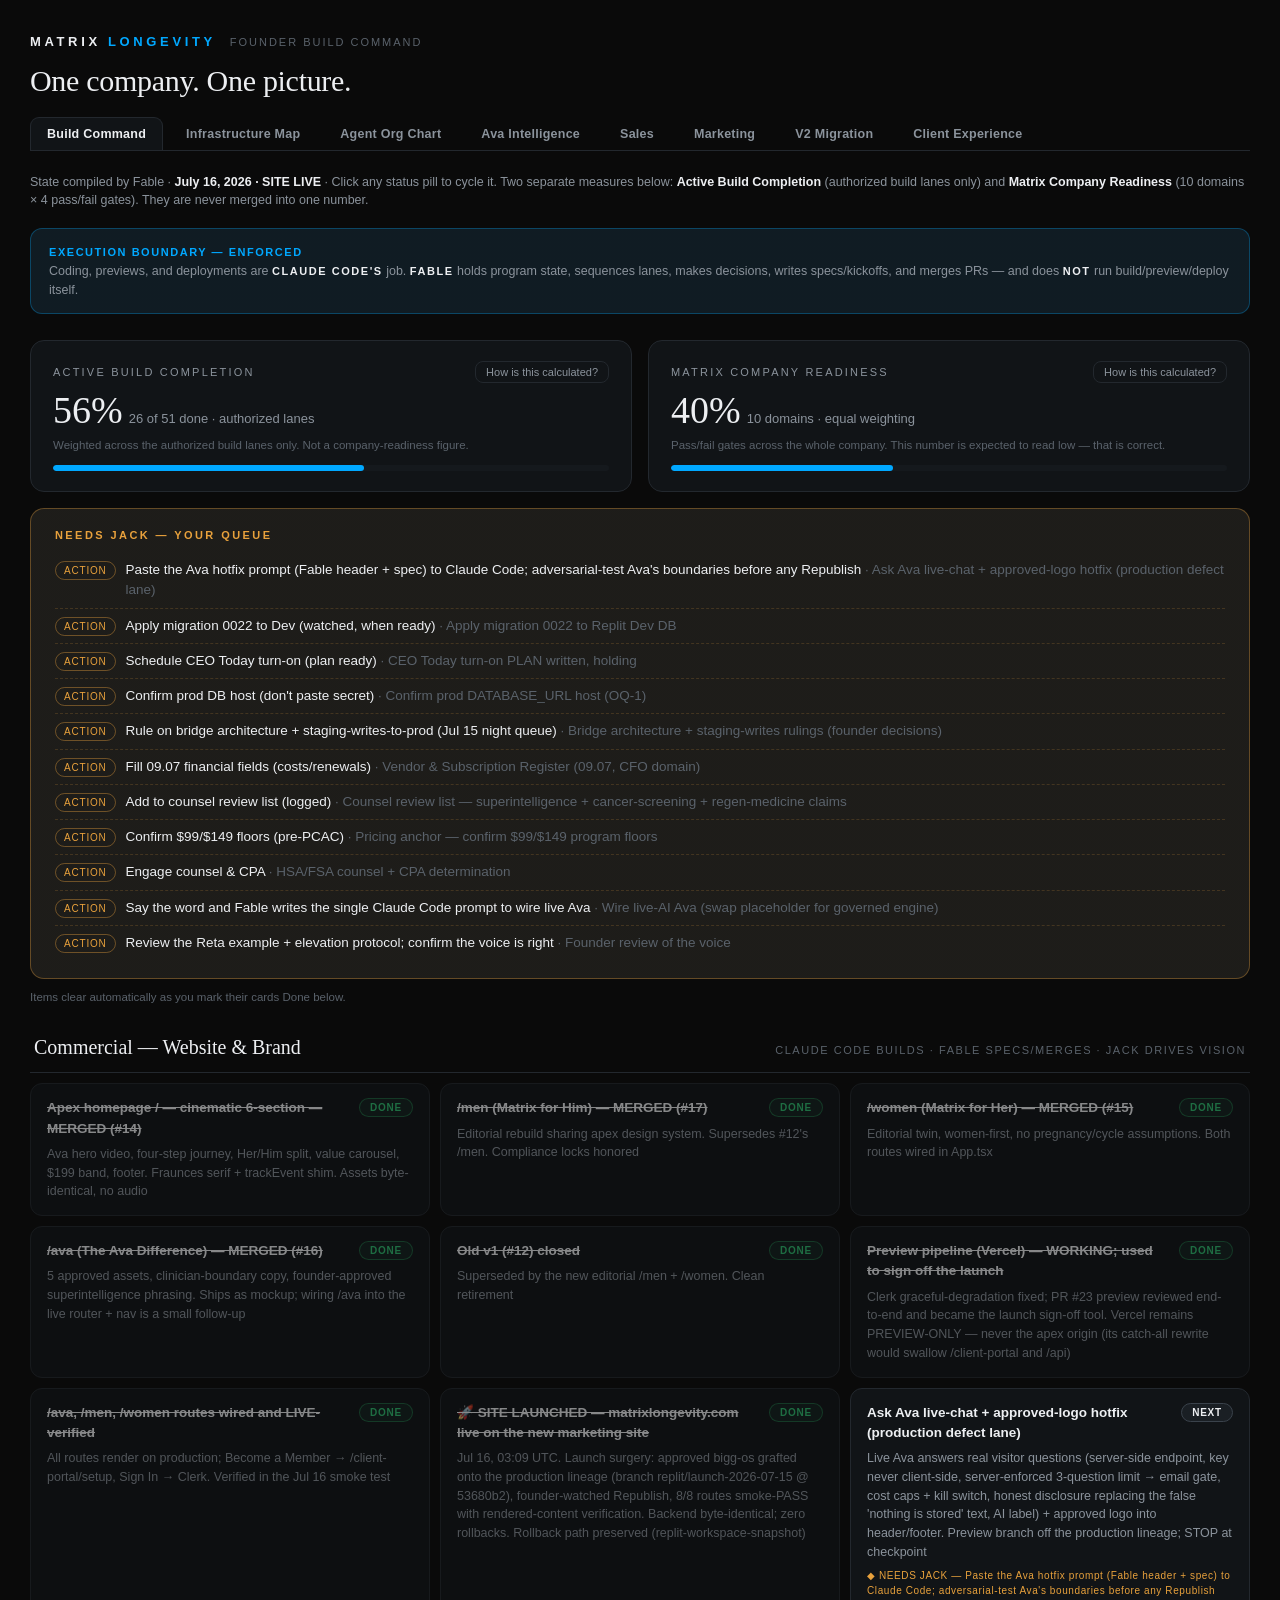
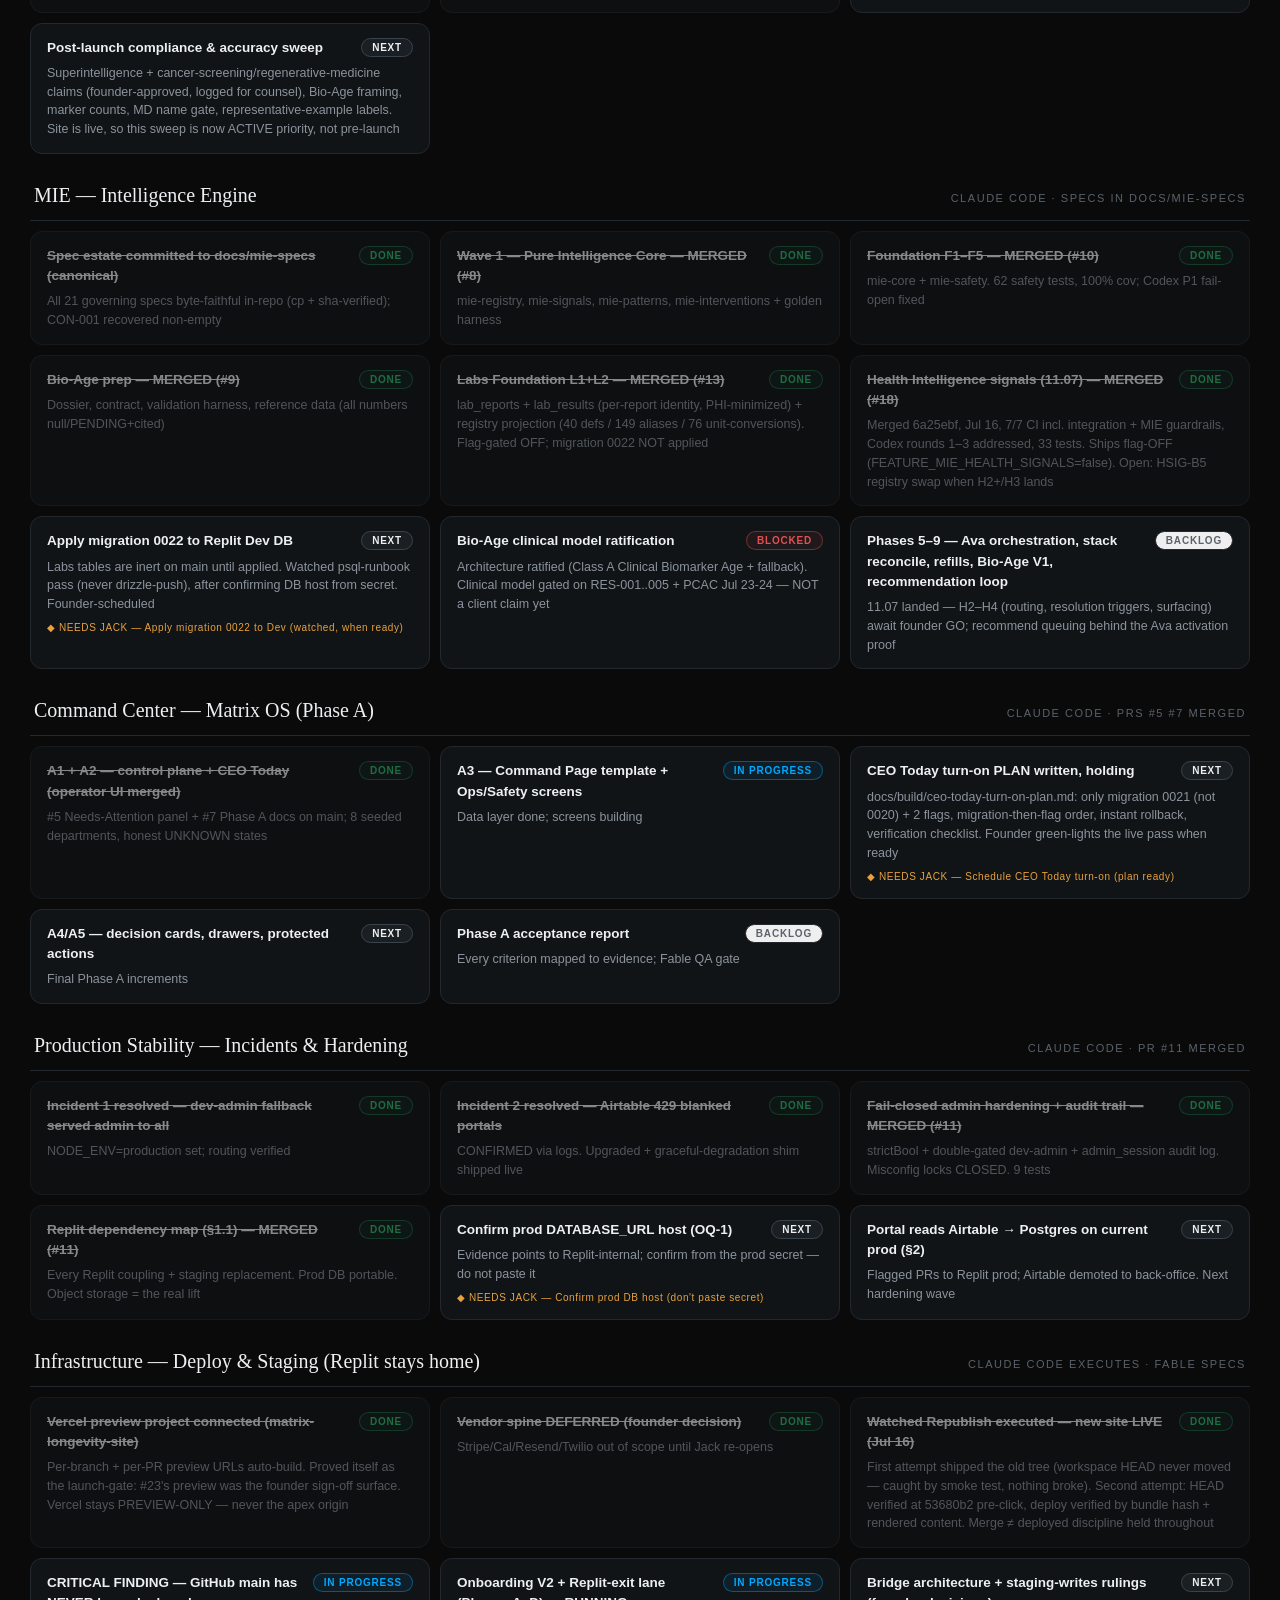
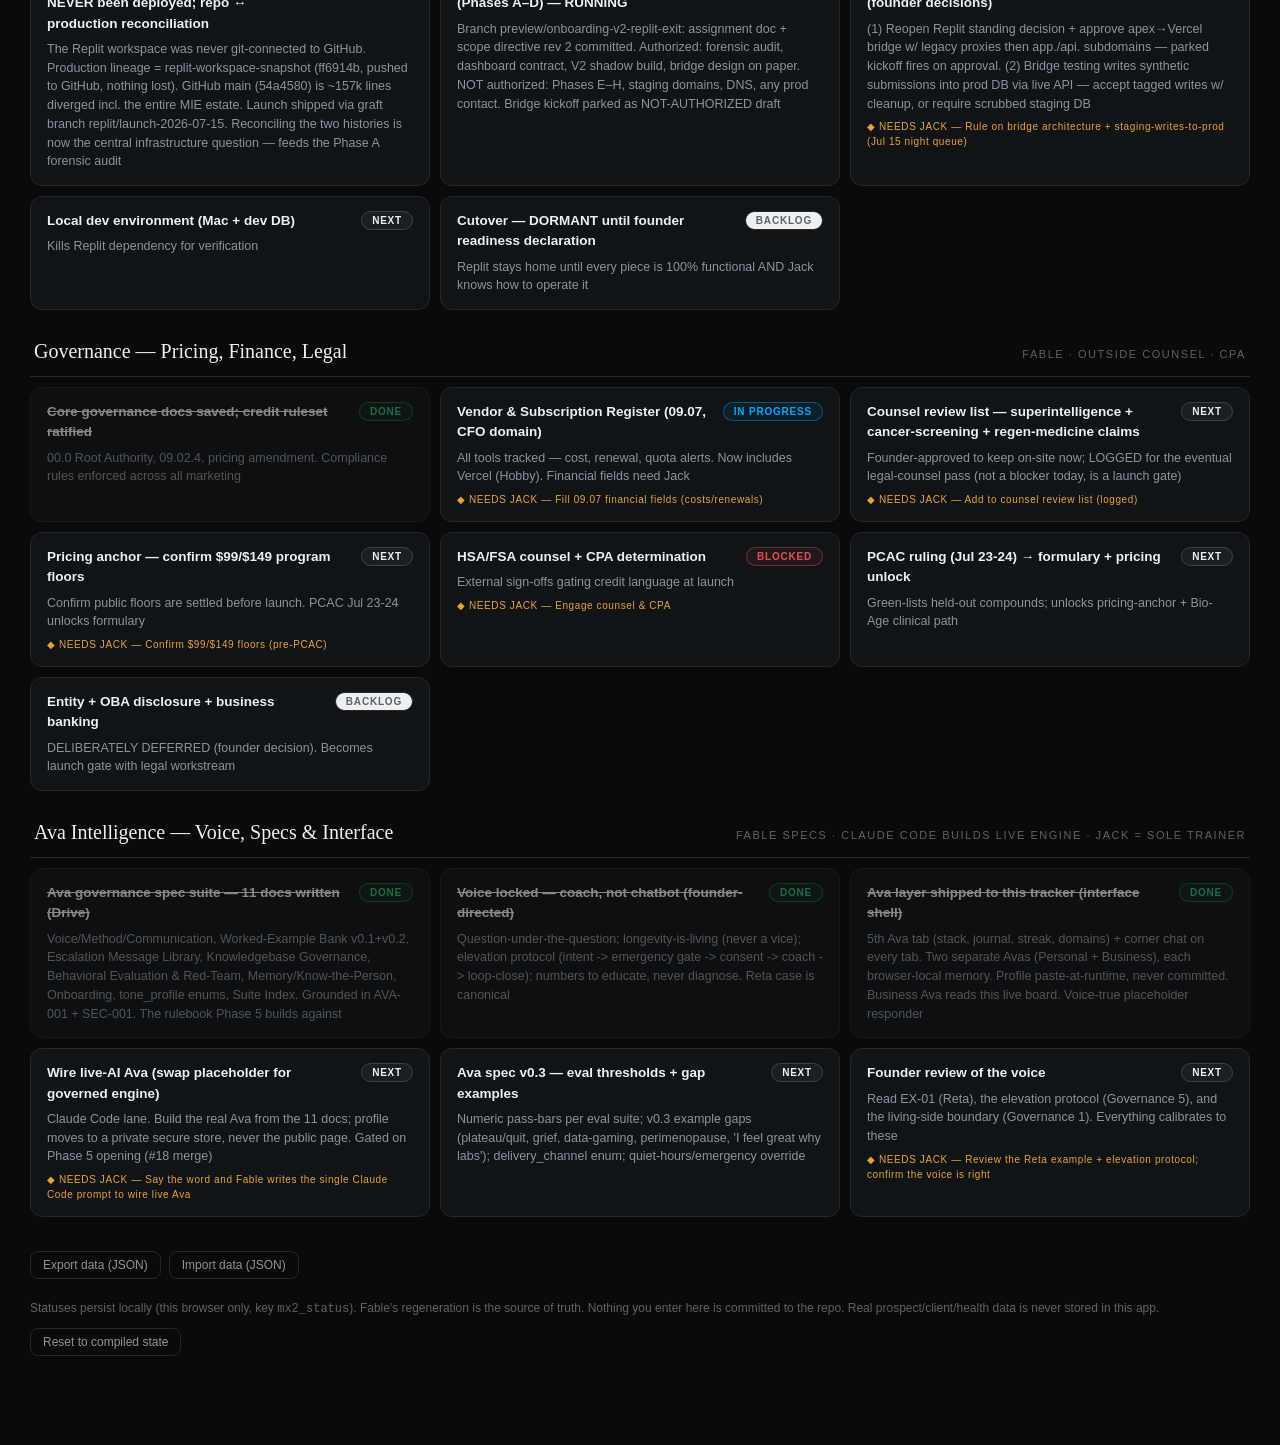
<file: index.html>
<!DOCTYPE html>
<html lang="en">
<head>
<meta charset="UTF-8">
<meta name="viewport" content="width=device-width, initial-scale=1.0">
<title>Matrix — Founder Build Command</title>
<!-- WP1 shell. Design language unchanged; content lives in /data/*.js (Fable-owned),
     rendering/persistence in app.js (code-owned). Data files load first, then app.js. -->
<link rel="stylesheet" href="app.css">
</head>
<body>
<a class="skip-link" href="#main">Skip to content</a>
<div class="wrap">
  <header class="brand"><div class="logo">MATRIX <span>LONGEVITY</span></div><div class="sub">Founder Build Command</div></header>
  <h1>One company. One picture.</h1>

  <nav class="tabs" id="tabs" role="tablist" aria-label="Build Command sections">
    <button class="tab active" role="tab" id="tab-build"     aria-controls="view-build"     aria-selected="true"  data-tab="build">Build Command</button>
    <button class="tab"        role="tab" id="tab-infra"     aria-controls="view-infra"     aria-selected="false" data-tab="infra">Infrastructure Map</button>
    <button class="tab"        role="tab" id="tab-org"       aria-controls="view-org"       aria-selected="false" data-tab="org">Agent Org Chart</button>
    <button class="tab"        role="tab" id="tab-ava"       aria-controls="view-ava"       aria-selected="false" data-tab="ava">Ava Intelligence</button>
    <button class="tab"        role="tab" id="tab-sales"     aria-controls="view-sales"     aria-selected="false" data-tab="sales">Sales</button>
    <button class="tab"        role="tab" id="tab-marketing" aria-controls="view-marketing" aria-selected="false" data-tab="marketing">Marketing</button>
    <button class="tab"        role="tab" id="tab-v2"        aria-controls="view-v2"        aria-selected="false" data-tab="v2">V2 Migration</button>
    <button class="tab"        role="tab" id="tab-experience" aria-controls="view-experience" aria-selected="false" data-tab="experience">Client Experience</button>
  </nav>

  <div class="legend" id="maplegend" style="display:none" aria-hidden="true">
    <span><i class="dot d-built"></i> Built / Merged</span>
    <span><i class="dot d-progress"></i> In Progress</span>
    <span><i class="dot d-spec"></i> Spec'd, not built</span>
    <span><i class="dot d-planned"></i> Planned / Not started</span>
    <span style="color:var(--faint)">· click any box for detail</span>
  </div>

  <main id="main">

  <section class="view active" id="view-build" role="tabpanel" aria-labelledby="tab-build" tabindex="-1">
    <div class="meta">State compiled by Fable · <b>July 16, 2026 · SITE LIVE</b> · Click any status pill to cycle it. Two separate measures below: <b>Active Build Completion</b> (authorized build lanes only) and <b>Matrix Company Readiness</b> (10 domains × 4 pass/fail gates). They are never merged into one number.</div>

    <div class="rule"><b>Execution boundary &#8212; enforced</b><br>Coding, previews, and deployments are <b style="color:var(--ink)">Claude Code's</b> job. <b style="color:var(--ink)">Fable</b> holds program state, sequences lanes, makes decisions, writes specs/kickoffs, and merges PRs &#8212; and does <b style="color:var(--ink)">not</b> run build/preview/deploy itself.</div>

    <div class="metrics" id="metrics"></div>

    <div class="needs">
      <h2>Needs Jack — your queue</h2>
      <ul id="needslist"></ul>
    </div>
    <div class="hint">Items clear automatically as you mark their cards Done below.</div>

    <div id="lanes"></div>

    <div class="foot">
      <div class="datatools" id="datatools" aria-label="Data tools"></div>
      <div id="datamsg" aria-live="polite"></div>
      <div style="margin-top:10px">Statuses persist locally (this browser only, key <code>mx2_status</code>). Fable's regeneration is the source of truth. Nothing you enter here is committed to the repo. Real prospect/client/health data is never stored in this app.</div>
      <button onclick="resetStatuses()">Reset to compiled state</button>
      <input type="file" id="importFile" accept="application/json,.json" style="display:none">
    </div>
  </section>

  <section class="view" id="view-infra" role="tabpanel" aria-labelledby="tab-infra" tabindex="-1">
    <div class="intro">The Matrix Intelligence Engine and the commercial spine, layer by layer. <b>Green = real and merged today.</b> Click any box for what it is, its status, and the PR/spec that governs it.</div>
    <div id="inframount"></div>
  </section>

  <section class="view" id="view-org" role="tabpanel" aria-labelledby="tab-org" tabindex="-1">
    <div class="intro">The full agent hierarchy — Jack &#8594; Ava-CEO &#8594; domain agents &#8594; sub-agents — exactly as designed. <b>Almost none of the agents exist yet;</b> this is the target org. Toggle to see only the roles already in the active build sequence. Click any role for its charter and status.</div>
    <div class="viewtoggle" id="orgtoggle" role="group" aria-label="Org view">
      <button class="on" data-view="all" onclick="setOrgView('all')">Full hierarchy</button>
      <button data-view="active" onclick="setOrgView('active')">In active sequence</button>
    </div>
    <div id="orgmount"></div>
  </section>

  <section class="view" id="view-ava" role="tabpanel" aria-labelledby="tab-ava" tabindex="-1">
    <div class="intro">Ava Intelligence — the honest capability inventory. Each capability shows an <b>evidence-gated maturity level</b> (L1 Defined &#8594; L5 Proactive); a capability's shown level can never exceed the evidence behind it. Client Ava and Business Ava only. Personal Ava is not shown here. Click any capability for detail.</div>
    <div id="avamount"></div>
  </section>

  <section class="view" id="view-sales" role="tabpanel" aria-labelledby="tab-sales" tabindex="-1">
    <div class="intro">The Sales picture as it honestly stands. Unresolved commercial facts render as <b>Needs-Jack</b> chips and are never fabricated. Real opportunities are never stored in this app — the pipeline below shows labeled examples only.</div>
    <div id="salesmount"></div>
  </section>

  <section class="view" id="view-marketing" role="tabpanel" aria-labelledby="tab-marketing" tabindex="-1">
    <div class="intro">Marketing structure and the claims taxonomy. Every public claim carries an explicit approval class; <b>"Founder approved" never implies legal, regulatory or clinical approval.</b> Narrative content is authored in WP2.</div>
    <div id="marketingmount"></div>
  </section>

  <section class="view" id="view-v2" role="tabpanel" aria-labelledby="tab-v2" tabindex="-1">
    <div class="intro">Matrix V2 greenfield migration — command state, gates, migration tiers and settled decisions. <b>Postgres is the single authoritative store; Airtable is a controlled, governed interface.</b> Content mirrors the standalone <a class="v2link" href="v2.html">V2 Migration Command page</a>, which remains the fallback surface.</div>
    <div class="meta" id="v2meta"></div>
    <div id="v2mount"></div>
  </section>

  <section class="view" id="view-experience" role="tabpanel" aria-labelledby="tab-experience" tabindex="-1">
    <div class="intro">Client Experience blueprint — the honest current-state read and the designed target for how a Matrix member is oriented, guided and kept. <b>This is the design half; its forensic twin (CX-1) certifies real state with file:line evidence.</b> The full multi-tab document is the standalone <a class="v2link" href="experience.html">Client Experience Blueprint page</a>.</div>
    <div class="meta" id="expmeta"></div>
    <div id="expmount"></div>
  </section>

  </main>
</div>

<div class="scrim" id="scrim" onclick="closeDrawer()"></div>
<aside class="drawer" id="drawer" role="dialog" aria-modal="true" aria-labelledby="drawertitle" tabindex="-1">
  <button class="close" onclick="closeDrawer()" aria-label="Close detail">&times;</button>
  <div id="drawerbody"></div>
</aside>

<!-- Ava corner launcher + chat — FLAG-GATED (window.MX.build.flags.avaLauncher). app.js only mounts it when enabled. -->
<div id="launcher-root"></div>

<!-- Profile paste modal (used by launcher Personal mode when enabled) -->
<div class="pmodal" id="pmodal" role="dialog" aria-modal="true" aria-labelledby="pmodaltitle">
  <div class="box">
    <h3 id="pmodaltitle">Tell Ava about you</h3>
    <p>Paste anything — your current stack (peptides, meds, supplements with doses), your goals in your own words, your life, how you're feeling. Free text is fine; she'll read it.</p>
    <textarea id="profileText" placeholder="e.g. 41, goals in your own words, current stack with doses, how you're sleeping…"></textarea>
    <div class="privacy">This stays in your browser only (localStorage, key <code>mxava_profile</code>). It is never sent anywhere or committed to GitHub. When live-AI Ava is wired in Claude Code, your profile moves to a private, secure store — never this public page.</div>
    <div class="prow">
      <button onclick="closeProfile()">Cancel</button>
      <button class="save" onclick="saveProfile()">Save to this browser</button>
    </div>
  </div>
</div>

<!-- Data files (Fable-owned content) load first, in deterministic order -->
<script src="data/build.js"></script>
<script src="data/shared.js"></script>
<script src="data/sales.js"></script>
<script src="data/marketing.js"></script>
<script src="data/readiness.js"></script>
<script src="data/infra.js"></script>
<script src="data/org.js"></script>
<script src="data/ava.js"></script>
<script src="data/archive-command-center.js"></script>
<script src="data/v2.js"></script>
<script src="data/experience.js"></script>
<!-- Application (code-owned rendering/persistence) loads last -->
<script src="app.js"></script>
</body>
</html>
</file>
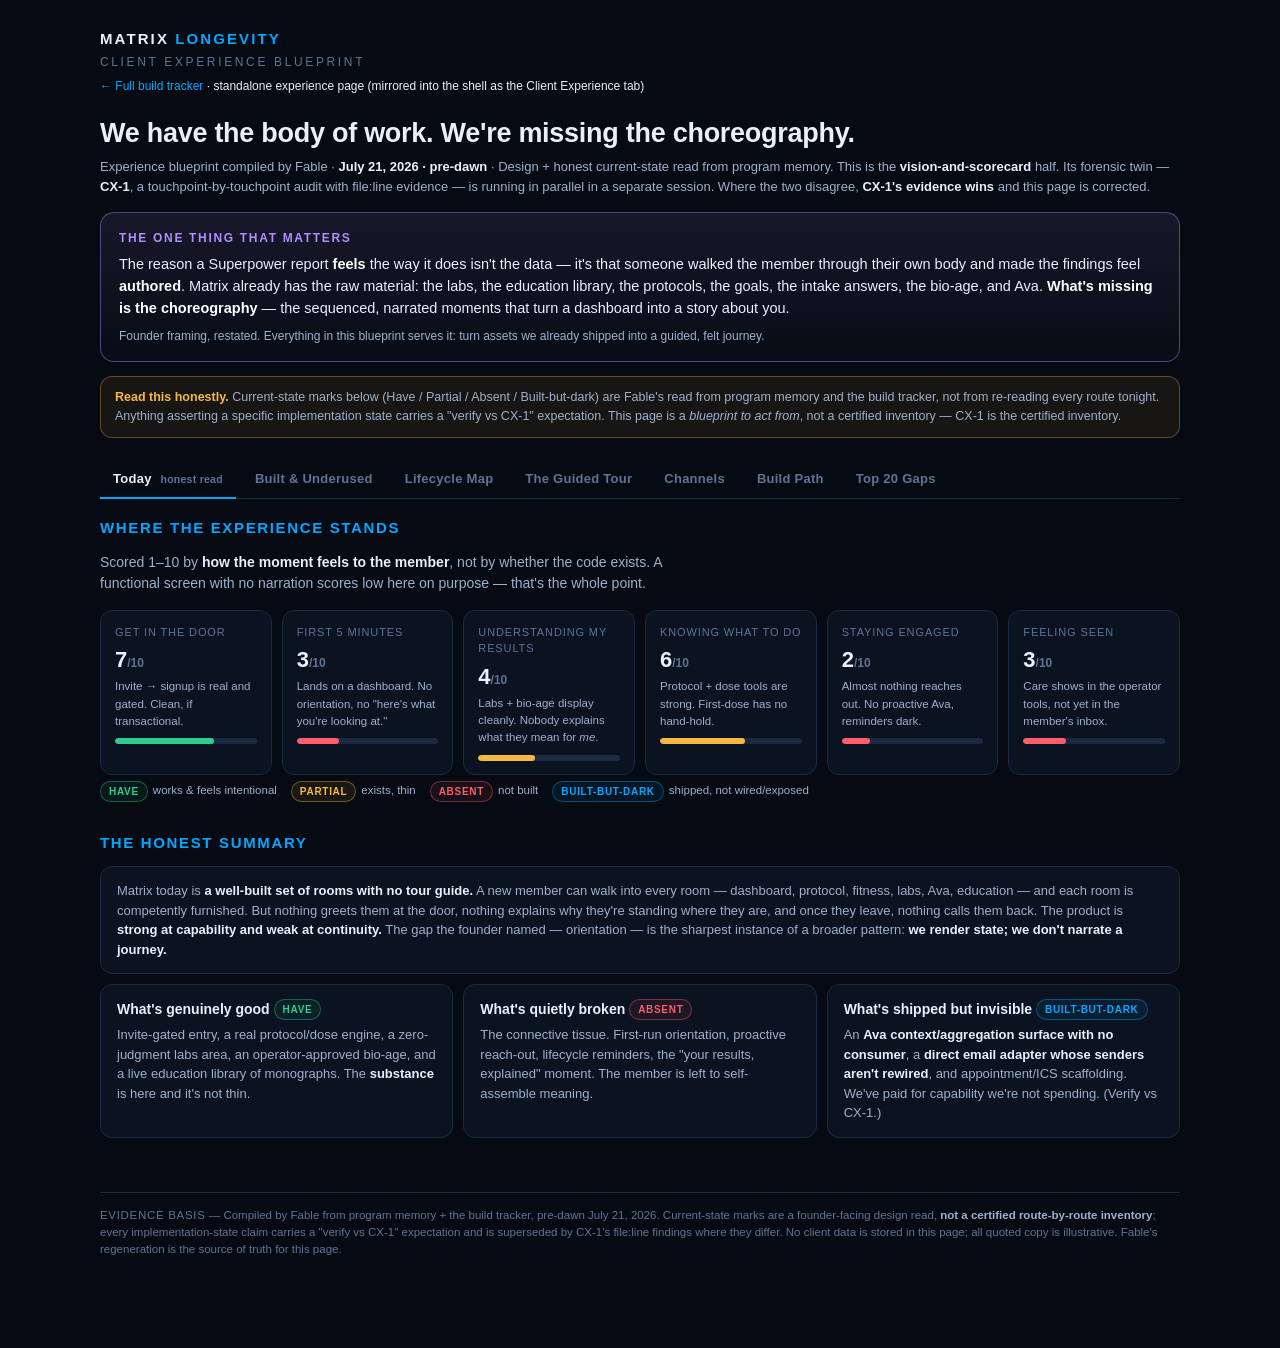
<file: experience.html>
<!DOCTYPE html>
<html lang="en">
<head>
<meta charset="UTF-8">
<meta name="viewport" content="width=device-width, initial-scale=1.0">
<title>Matrix — Client Experience Blueprint</title>
<style>
:root{--bg:#060a12;--panel:#0b1220;--panel2:#0e1729;--line:#1b2a44;--ink:#e8f0fb;--dim:#9db1cc;--faint:#5f7495;--blue:#00A8FF;--green:#2ecc8f;--amber:#f5b942;--red:#ff5d6c;--purple:#b48cff}
*{box-sizing:border-box;margin:0;padding:0}
body{background:var(--bg);color:var(--ink);font-family:-apple-system,BlinkMacSystemFont,"Segoe UI",Inter,Roboto,sans-serif;line-height:1.5;padding:28px 18px 90px}
.wrap{max-width:1080px;margin:0 auto}
.logo{font-weight:800;letter-spacing:.14em;font-size:15px}
.logo span{color:var(--blue)}
.sub{color:var(--faint);font-size:12px;letter-spacing:.22em;text-transform:uppercase;margin-top:2px}
.back{font-size:12px;margin-top:6px}
.back a{color:var(--blue);text-decoration:none}
h1{font-size:27px;margin:18px 0 4px;font-weight:750;letter-spacing:-.01em}
.meta{color:var(--dim);font-size:13px;margin-bottom:16px}
.meta b{color:var(--ink)}
.thesis{background:linear-gradient(180deg,rgba(180,140,255,.10),rgba(180,140,255,.02));border:1px solid rgba(180,140,255,.42);border-radius:14px;padding:16px 18px;margin:8px 0 6px}
.thesis h3{font-size:12px;color:var(--purple);letter-spacing:.14em;text-transform:uppercase;margin-bottom:7px}
.thesis p{font-size:14.5px;color:var(--ink)}
.thesis p b{color:#fff}
.thesis .src{font-size:12px;color:var(--dim);margin-top:8px}
.caveat{background:rgba(245,185,66,.07);border:1px solid rgba(245,185,66,.32);border-radius:12px;padding:11px 14px;margin:14px 0 4px;font-size:12.5px;color:var(--dim)}
.caveat b{color:var(--amber)}

/* sub-tabs */
.subtabs{display:flex;flex-wrap:wrap;gap:6px;margin:22px 0 18px;border-bottom:1px solid var(--line);padding-bottom:0}
.subtab{background:none;border:none;border-bottom:2px solid transparent;color:var(--faint);font:inherit;font-size:13px;font-weight:600;letter-spacing:.02em;padding:9px 13px;cursor:pointer;margin-bottom:-1px}
.subtab:hover{color:var(--dim)}
.subtab.on{color:var(--ink);border-bottom-color:var(--blue)}
.subtab .c{font-size:10.5px;color:var(--faint);margin-left:5px}
.panel{display:none}
.panel.on{display:block;animation:fade .18s ease}
@keyframes fade{from{opacity:0;transform:translateY(3px)}to{opacity:1;transform:none}}

h2{font-size:15px;letter-spacing:.11em;text-transform:uppercase;color:var(--blue);margin:30px 0 12px;font-weight:700}
h2:first-child{margin-top:6px}
h2 .n{color:var(--faint);font-weight:500;letter-spacing:0;text-transform:none;font-size:12px;margin-left:8px}
.lead{font-size:14px;color:var(--dim);margin-bottom:16px;max-width:76ch}
.lead b{color:var(--ink)}

.card{background:var(--panel);border:1px solid var(--line);border-radius:12px;padding:14px 16px;margin-bottom:10px}
.card h3{font-size:14px;font-weight:700;margin-bottom:5px}
.card p{font-size:13px;color:var(--dim)}
.card p b{color:var(--ink)}
.grid{display:grid;grid-template-columns:repeat(auto-fill,minmax(300px,1fr));gap:10px}

.chip{display:inline-block;font-size:10px;font-weight:700;letter-spacing:.07em;text-transform:uppercase;padding:2px 8px;border-radius:99px;vertical-align:1px;white-space:nowrap}
.c-have{color:var(--green);border:1px solid rgba(46,204,143,.4);background:rgba(46,204,143,.08)}
.c-part{color:var(--amber);border:1px solid rgba(245,185,66,.4);background:rgba(245,185,66,.08)}
.c-none{color:var(--red);border:1px solid rgba(255,93,108,.4);background:rgba(255,93,108,.08)}
.c-dark{color:var(--blue);border:1px solid rgba(0,168,255,.4);background:rgba(0,168,255,.08)}
.c-idea{color:var(--purple);border:1px solid rgba(180,140,255,.4);background:rgba(180,140,255,.08)}

/* scorecard */
.score{display:grid;grid-template-columns:repeat(auto-fit,minmax(150px,1fr));gap:10px;margin-bottom:6px}
.sc{background:var(--panel);border:1px solid var(--line);border-radius:12px;padding:13px 14px}
.sc .g{font-size:11px;color:var(--faint);text-transform:uppercase;letter-spacing:.08em}
.sc .v{font-size:22px;font-weight:750;margin:3px 0 2px}
.sc .v small{font-size:12px;color:var(--faint);font-weight:600}
.sc .d{font-size:11.5px;color:var(--dim)}
.bar{height:6px;background:var(--line);border-radius:99px;overflow:hidden;margin-top:8px}
.bar i{display:block;height:100%;border-radius:99px}

/* tables */
.tw{overflow-x:auto;border:1px solid var(--line);border-radius:12px;margin-bottom:10px}
table.t{width:100%;border-collapse:collapse;min-width:640px}
table.t th,table.t td{font-size:12.5px;padding:9px 11px;border-bottom:1px solid var(--line);text-align:left;vertical-align:top}
table.t th{color:var(--faint);text-transform:uppercase;letter-spacing:.07em;font-size:10px;background:var(--panel2);position:sticky;top:0}
table.t tr:last-child td{border-bottom:none}
table.t td b{color:var(--ink)}
table.t td{color:var(--dim)}
.mono{font-family:ui-monospace,SFMono-Regular,Menlo,monospace;font-size:11.5px;color:var(--faint)}

/* lifecycle rail */
.rail{position:relative;margin:6px 0 6px 0}
.moment{display:grid;grid-template-columns:26px 1fr;gap:12px;padding:0 0 14px}
.moment .rc{display:flex;flex-direction:column;align-items:center}
.moment .dot{width:13px;height:13px;border-radius:99px;margin-top:4px;border:2px solid var(--bg);flex:none}
.moment .ln{flex:1;width:2px;background:var(--line);margin:3px 0 -14px}
.moment:last-child .ln{display:none}
.dot.have{background:var(--green)} .dot.part{background:var(--amber)} .dot.none{background:var(--red)}
.moment .body{background:var(--panel);border:1px solid var(--line);border-radius:11px;padding:11px 14px}
.moment .body h4{font-size:13.5px;font-weight:700;display:flex;align-items:center;gap:8px;flex-wrap:wrap}
.moment .body p{font-size:12.5px;color:var(--dim);margin-top:4px}
.moment .body p b{color:var(--ink)}
.moment .have-txt{color:var(--green)} .moment .none-txt{color:var(--red)}

/* tour steps */
.step{display:grid;grid-template-columns:34px 1fr;gap:13px;margin-bottom:10px}
.step .num{width:34px;height:34px;border-radius:99px;background:rgba(0,168,255,.1);border:1px solid rgba(0,168,255,.4);color:var(--blue);font-weight:750;display:flex;align-items:center;justify-content:center;font-size:14px}
.step .sb{background:var(--panel);border:1px solid var(--line);border-radius:11px;padding:11px 14px;flex:1}
.step .sb h4{font-size:14px;font-weight:700;margin-bottom:3px}
.step .sb p{font-size:12.5px;color:var(--dim)}
.step .sb .uses{font-size:11.5px;color:var(--faint);margin-top:6px}
.step .sb .uses b{color:var(--green)}
.quote{border-left:3px solid var(--blue);padding:4px 0 4px 12px;margin:7px 0;font-style:italic;color:var(--ink);font-size:13px}

.needs{background:linear-gradient(180deg,rgba(0,168,255,.08),rgba(0,168,255,.02));border:1px solid rgba(0,168,255,.45);border-radius:14px;padding:16px 18px;margin:8px 0 16px}
.needs h2{margin:0 0 10px;color:var(--blue)}
.needs li{font-size:13.5px;margin:8px 0 8px 18px;color:var(--ink)}
.needs li span{color:var(--dim)}

.legend{display:flex;flex-wrap:wrap;gap:14px;margin:2px 0 18px;font-size:11.5px;color:var(--dim)}
.legend span{display:inline-flex;align-items:center;gap:5px}

.foot{margin-top:44px;color:var(--faint);font-size:11.5px;border-top:1px solid var(--line);padding-top:14px}
.foot b{color:var(--dim)}
a.x{color:var(--blue);text-decoration:none}
.pri-h{color:var(--red)} .pri-m{color:var(--amber)} .pri-l{color:var(--faint)}
</style>
</head>
<body>
<div class="wrap">
<div class="logo">MATRIX <span>LONGEVITY</span></div>
<div class="sub">Client Experience Blueprint</div>
<div class="back"><a href="index.html">&larr; Full build tracker</a> · standalone experience page (mirrored into the shell as the Client Experience tab)</div>
<h1>We have the body of work. We're missing the choreography.</h1>
<div class="meta">Experience blueprint compiled by Fable · <b>July 21, 2026 · pre-dawn</b> · Design + honest current-state read from program memory. This is the <b>vision-and-scorecard</b> half. Its forensic twin — <b>CX-1</b>, a touchpoint-by-touchpoint audit with file:line evidence — is running in parallel in a separate session. Where the two disagree, <b>CX-1's evidence wins</b> and this page is corrected.</div>

<div class="thesis">
<h3>The one thing that matters</h3>
<p>The reason a Superpower report <b>feels</b> the way it does isn't the data — it's that someone walked the member through their own body and made the findings feel <b>authored</b>. Matrix already has the raw material: the labs, the education library, the protocols, the goals, the intake answers, the bio-age, and Ava. <b>What's missing is the choreography</b> — the sequenced, narrated moments that turn a dashboard into a story about you.</p>
<div class="src">Founder framing, restated. Everything in this blueprint serves it: turn assets we already shipped into a guided, felt journey.</div>
</div>

<div class="caveat"><b>Read this honestly.</b> Current-state marks below (Have / Partial / Absent / Built-but-dark) are Fable's read from program memory and the build tracker, not from re-reading every route tonight. Anything asserting a specific implementation state carries a "verify vs CX-1" expectation. This page is a <i>blueprint to act from</i>, not a certified inventory — CX-1 is the certified inventory.</div>

<div class="subtabs" id="subtabs" role="tablist">
  <button class="subtab on" data-p="today"     role="tab">Today <span class="c">honest read</span></button>
  <button class="subtab"    data-p="underused" role="tab">Built &amp; Underused</button>
  <button class="subtab"    data-p="lifecycle" role="tab">Lifecycle Map</button>
  <button class="subtab"    data-p="tour"      role="tab">The Guided Tour</button>
  <button class="subtab"    data-p="channels"  role="tab">Channels</button>
  <button class="subtab"    data-p="path"      role="tab">Build Path</button>
  <button class="subtab"    data-p="top20"     role="tab">Top 20 Gaps</button>
</div>

<!-- ============================ TODAY ============================ -->
<section class="panel on" id="p-today">
  <h2>Where the experience stands</h2>
  <p class="lead">Scored 1–10 by <b>how the moment feels to the member</b>, not by whether the code exists. A functional screen with no narration scores low here on purpose — that's the whole point.</p>
  <div class="score">
    <div class="sc"><div class="g">Get in the door</div><div class="v">7<small>/10</small></div><div class="d">Invite → signup is real and gated. Clean, if transactional.</div><div class="bar"><i style="width:70%;background:var(--green)"></i></div></div>
    <div class="sc"><div class="g">First 5 minutes</div><div class="v">3<small>/10</small></div><div class="d">Lands on a dashboard. No orientation, no "here's what you're looking at."</div><div class="bar"><i style="width:30%;background:var(--red)"></i></div></div>
    <div class="sc"><div class="g">Understanding my results</div><div class="v">4<small>/10</small></div><div class="d">Labs + bio-age display cleanly. Nobody explains what they mean for <i>me</i>.</div><div class="bar"><i style="width:40%;background:var(--amber)"></i></div></div>
    <div class="sc"><div class="g">Knowing what to do</div><div class="v">6<small>/10</small></div><div class="d">Protocol + dose tools are strong. First-dose has no hand-hold.</div><div class="bar"><i style="width:60%;background:var(--amber)"></i></div></div>
    <div class="sc"><div class="g">Staying engaged</div><div class="v">2<small>/10</small></div><div class="d">Almost nothing reaches out. No proactive Ava, reminders dark.</div><div class="bar"><i style="width:20%;background:var(--red)"></i></div></div>
    <div class="sc"><div class="g">Feeling seen</div><div class="v">3<small>/10</small></div><div class="d">Care shows in the operator tools, not yet in the member's inbox.</div><div class="bar"><i style="width:30%;background:var(--red)"></i></div></div>
  </div>
  <div class="legend">
    <span><span class="chip c-have">Have</span> works &amp; feels intentional</span>
    <span><span class="chip c-part">Partial</span> exists, thin</span>
    <span><span class="chip c-none">Absent</span> not built</span>
    <span><span class="chip c-dark">Built-but-dark</span> shipped, not wired/exposed</span>
  </div>

  <h2>The honest summary</h2>
  <div class="card"><p>Matrix today is <b>a well-built set of rooms with no tour guide.</b> A new member can walk into every room — dashboard, protocol, fitness, labs, Ava, education — and each room is competently furnished. But nothing greets them at the door, nothing explains why they're standing where they are, and once they leave, nothing calls them back. The product is <b>strong at capability and weak at continuity.</b> The gap the founder named — orientation — is the sharpest instance of a broader pattern: <b>we render state; we don't narrate a journey.</b></p></div>
  <div class="grid">
    <div class="card"><h3>What's genuinely good <span class="chip c-have">Have</span></h3><p>Invite-gated entry, a real protocol/dose engine, a zero-judgment labs area, an operator-approved bio-age, and a live education library of monographs. The <b>substance</b> is here and it's not thin.</p></div>
    <div class="card"><h3>What's quietly broken <span class="chip c-none">Absent</span></h3><p>The connective tissue. First-run orientation, proactive reach-out, lifecycle reminders, the "your results, explained" moment. The member is left to self-assemble meaning.</p></div>
    <div class="card"><h3>What's shipped but invisible <span class="chip c-dark">Built-but-dark</span></h3><p>An <b>Ava context/aggregation surface with no consumer</b>, a <b>direct email adapter whose senders aren't rewired</b>, and appointment/ICS scaffolding. We've paid for capability we're not spending. (Verify vs CX-1.)</p></div>
  </div>
</section>

<!-- ============================ UNDERUSED ============================ -->
<section class="panel" id="p-underused">
  <h2>Already built — and underused</h2>
  <p class="lead">Before designing anything new, spend what we already own. Each of these shipped and is either dark, un-consumed, or rendering data without narrating it. <b>The cheapest experience wins live here.</b></p>
  <div class="tw"><table class="t">
    <thead><tr><th>Asset</th><th>State today</th><th>The waste</th><th>Cheapest activation</th></tr></thead>
    <tbody>
      <tr><td><b>Ava context / aggregation surface</b><div class="mono">W9 — building-block, no consumer</div></td><td><span class="chip c-dark">Built, no consumer</span></td><td>An engine that assembles a member's full picture exists — and <b>nothing calls it</b>. The proactive brain is built and idle.</td><td>Point one consumer at it: a post-approval "your picture" summary. This is the tour's fuel.</td></tr>
      <tr><td><b>Direct Resend email adapter</b><div class="mono">S4 — EMAIL_PROVIDER=resend_direct</div></td><td><span class="chip c-dark">Adapter live, senders dark</span></td><td>We can send branded email today, but transactional senders aren't rewired to it. Lifecycle email has a pipe and no water.</td><td>Wire 3 senders first: welcome, results-ready, first-week check-in.</td></tr>
      <tr><td><b>Education library (18 monographs)</b><div class="mono">W13 / H1 — live, published gate</div></td><td><span class="chip c-part">Live, un-sequenced</span></td><td>A real content library sits in a tab nobody is routed to at the right moment. It's a reference, not a companion.</td><td>Attach the right monograph to the right protocol/lab moment automatically.</td></tr>
      <tr><td><b>Bio-age approval flow</b><div class="mono">W14 — operator-approved, approved-only display</div></td><td><span class="chip c-part">Displays a number</span></td><td>The single most emotionally loaded number in the product appears with <b>no ceremony and no explanation</b>. Approval is the perfect trigger and we waste it.</td><td>Fire the guided tour <i>on</i> approval. Same event, ten times the meaning.</td></tr>
      <tr><td><b>Blood results / labs area</b><div class="mono">W14 — migration 0048, zero-judgment</div></td><td><span class="chip c-part">Renders, no narration</span></td><td>Beautiful, non-judgmental lab display — with no "here's what this means for you and here's the plan." Data without a voice.</td><td>Ava-authored one-paragraph read per panel, care-team-tone.</td></tr>
      <tr><td><b>Appointments + ICS + instructions</b><div class="mono">W8 — migrations 0032–0034</div></td><td><span class="chip c-dark">Backend, thin surface</span></td><td>Calendar artifacts and appointment instructions exist server-side; the member-facing moment around them is thin. (Verify vs CX-1.)</td><td>Confirmation + prep + reminder trio around each appointment.</td></tr>
      <tr><td><b>Protocol / dose engine + Today</b><div class="mono">W6/W7 — dose core, Today vNext</div></td><td><span class="chip c-have">Strong</span></td><td>Genuinely good — but the <b>first dose</b> passes with no acknowledgement. The hardest, scariest action gets no companion.</td><td>A first-dose walkthrough + a single "you did it" moment.</td></tr>
      <tr><td><b>Fitness overlays + weight logging</b><div class="mono">W9 / W14 — Fitness primary tab</div></td><td><span class="chip c-part">Functional</span></td><td>Tracking exists; streaks, nudges, and "you're on a roll" continuity don't.</td><td>One weekly progress recap that reflects effort back.</td></tr>
    </tbody>
  </table></div>
  <div class="card"><p><b>The pattern:</b> we consistently built the <i>capability</i> and skipped the <i>moment</i>. Almost every high-impact experience win in this blueprint is <b>an activation, not a construction.</b></p></div>
</section>

<!-- ============================ LIFECYCLE ============================ -->
<section class="panel" id="p-lifecycle">
  <h2>Invite → loyal member <span class="n">every moment the product should own</span></h2>
  <p class="lead">The full arc. Each moment marked <span class="have-txt">HANDLED</span>, <span style="color:var(--amber)">PARTIAL</span>, or <span class="none-txt">ABSENT</span> by <b>member-facing experience</b> (operator-side handling doesn't count here). This is the map CX-1 will pin to file:line.</p>
  <div class="rail">
    <div class="moment"><div class="rc"><div class="dot have"></div><div class="ln"></div></div><div class="body"><h4>Invite issued <span class="chip c-have">Handled</span></h4><p>Invite-gated access is real and verified on prod. <b>Good.</b> Opportunity: the invite itself could carry a first-person promise instead of a bare code.</p></div></div>
    <div class="moment"><div class="rc"><div class="dot have"></div><div class="ln"></div></div><div class="body"><h4>Signup / account creation <span class="chip c-have">Handled</span></h4><p>Onboarding V2 flow exists; signup completes and binds identity. Functional and clean.</p></div></div>
    <div class="moment"><div class="rc"><div class="dot part"></div><div class="ln"></div></div><div class="body"><h4>Intake / questionnaire <span class="chip c-part">Partial</span></h4><p>Intake is captured (operator has Intake Review). But the member's answers are <b>never reflected back to them</b> as "here's what you told us and here's what we heard." Intake is a form, not a mirror.</p></div></div>
    <div class="moment"><div class="rc"><div class="dot none"></div><div class="ln"></div></div><div class="body"><h4>First screen after signup <span class="chip c-none">Absent</span></h4><p><b>The named gap.</b> Member lands on a dashboard with no orientation, no tour, no "start here." Every room is open and none is introduced. First impression = competent confusion.</p></div></div>
    <div class="moment"><div class="rc"><div class="dot none"></div><div class="ln"></div></div><div class="body"><h4>Results ready / bio-age approved <span class="chip c-none">Absent</span></h4><p>The emotional peak of the whole product. Today it surfaces a number and a lab table. <b>No walkthrough, no meaning-making, no plan hand-off.</b> This is where the guided tour must live.</p></div></div>
    <div class="moment"><div class="rc"><div class="dot part"></div><div class="ln"></div></div><div class="body"><h4>First protocol assigned <span class="chip c-part">Partial</span></h4><p>Protocol appears in a strong UI. But the "<i>why this protocol, why these compounds, what it's for</i>" narration isn't attached. The education to explain it exists — it's just not wired to the moment.</p></div></div>
    <div class="moment"><div class="rc"><div class="dot none"></div><div class="ln"></div></div><div class="body"><h4>First dose <span class="chip c-none">Absent</span></h4><p>The scariest action a member takes — often a first self-injection — happens with <b>zero companionship</b>. No walkthrough, no reassurance, no acknowledgement afterward.</p></div></div>
    <div class="moment"><div class="rc"><div class="dot none"></div><div class="ln"></div></div><div class="body"><h4>First week <span class="chip c-none">Absent</span></h4><p>The make-or-break window. No check-in, no "how's it going," no what-to-expect. The member is alone precisely when doubt peaks.</p></div></div>
    <div class="moment"><div class="rc"><div class="dot part"></div><div class="ln"></div></div><div class="body"><h4>First lab upload <span class="chip c-part">Partial</span></h4><p>Upload area exists and is well-designed. The <b>"got it — here's what we see"</b> acknowledgement and interpretation don't fire.</p></div></div>
    <div class="moment"><div class="rc"><div class="dot none"></div><div class="ln"></div></div><div class="body"><h4>Adherence lapse <span class="chip c-none">Absent</span></h4><p>Adherence is tracked. Nothing acts on a missed streak. A lapsing member is invisible to the product until they're gone.</p></div></div>
    <div class="moment"><div class="rc"><div class="dot part"></div><div class="ln"></div></div><div class="body"><h4>Re-order / refill <span class="chip c-part">Partial (operator-side)</span></h4><p>Fulfillment + refill stages exist in the operator/Airtable workflow. The <b>member-facing</b> "time to refill" nudge and one-tap reorder are not surfaced.</p></div></div>
    <div class="moment"><div class="rc"><div class="dot none"></div><div class="ln"></div></div><div class="body"><h4>Ongoing check-in / milestone <span class="chip c-none">Absent</span></h4><p>No cadence of "you're 30 days in, here's your progress." No milestone recognition. Momentum is never reflected back.</p></div></div>
    <div class="moment"><div class="rc"><div class="dot none"></div><div class="ln"></div></div><div class="body"><h4>Churn risk / dormancy <span class="chip c-none">Absent</span></h4><p>No signal model for "this member is drifting," no re-engagement play. Churn is discovered, not prevented.</p></div></div>
    <div class="moment"><div class="rc"><div class="dot none"></div></div><div class="body"><h4>Return / win-back <span class="chip c-none">Absent</span></h4><p>A dormant member who comes back is greeted identically to an active one. No "welcome back, here's what changed." Re-entry is a cold start.</p></div></div>
  </div>
  <div class="card"><p><b>Tally (member-facing):</b> 2 Handled · 4 Partial · 8 Absent across 14 moments. The front door is solid; <b>the middle and the return are wide open.</b> Note how many Absents are <i>lifecycle</i> (reach-out) rather than <i>screen</i> (build) problems — which is why channels and choreography, not new pages, are the leverage.</p></div>
</section>

<!-- ============================ TOUR ============================ -->
<section class="panel" id="p-tour">
  <h2>The guided tour <span class="n">post-approval, Superpower-style — the founder's ask, designed</span></h2>
  <p class="lead">Triggered the instant <b>bio-age / results are operator-approved</b> — the emotional peak we currently waste on a bare number. A page-by-page, narrated walkthrough of the member's own body and plan. <b>Every step is fed by data we already have.</b> Nothing here needs new capture — it needs sequencing and a voice.</p>

  <div class="step"><div class="num">1</div><div class="sb"><h4>"Here's you, today."</h4><p>Open on the bio-age and the one-line headline. Warm, plain, human. Set the frame: this is a starting line, not a verdict.</p><div class="quote">"Your biological age came back at 38. You're 44. That four-year head start is real — and it's yours to grow."</div><div class="uses">Uses: <b>bio-age (approved)</b>, <b>member DOB/profile</b>.</div></div></div>
  <div class="step"><div class="num">2</div><div class="sb"><h4>"What we measured, and what it means for <i>you</i>."</h4><p>Walk the lab panels one at a time — not a table, a story. Each panel gets a plain-language read and a "why it matters to your goals" line. This is the Superpower feeling, exactly.</p><div class="uses">Uses: <b>labs (0048 area)</b>, <b>education monographs</b>, <b>Ava context surface</b>, <b>intake goals</b>.</div></div></div>
  <div class="step"><div class="num">3</div><div class="sb"><h4>"You told us what you wanted. Here's how this maps to it."</h4><p>Reflect the member's own intake goals back, then draw the line from each goal to a specific marker and protocol choice. Intake stops being a form and becomes the thread.</p><div class="uses">Uses: <b>intake answers</b>, <b>goals</b>, <b>protocol assignment</b>.</div></div></div>
  <div class="step"><div class="num">4</div><div class="sb"><h4>"Your protocol — and why each piece is here."</h4><p>Introduce the protocol compound by compound: what it is, why it was chosen for you, what to expect. The education library supplies the substance; the tour supplies the sequencing.</p><div class="uses">Uses: <b>protocol/dose engine</b>, <b>compound detail</b>, <b>education monographs</b>.</div></div></div>
  <div class="step"><div class="num">5</div><div class="sb"><h4>"Your first dose — let's do it together."</h4><p>A gentle first-dose walkthrough for the scariest step. Reconstitution/measurement handoff where relevant, reassurance, and a real acknowledgement after: <i>you did the hard part.</i></p><div class="uses">Uses: <b>dose calculator</b>, <b>protocol instructions</b>, <b>education</b>.</div></div></div>
  <div class="step"><div class="num">6</div><div class="sb"><h4>"Here's the plan, and here's me checking in."</h4><p>Close on the 30/60/90 shape and set the expectation of a relationship: what happens next week, what to watch, when the next lab is. Hand off to Ava as the ongoing companion — the tour's last act is introducing the guide who stays.</p><div class="uses">Uses: <b>Ava context surface</b>, <b>appointment/ICS scaffolding</b>, <b>email adapter</b> for the follow-up cadence.</div></div></div>

  <h2>What the tour needs</h2>
  <div class="grid">
    <div class="card"><h3>Already have <span class="chip c-have">Have</span></h3><p>Bio-age, labs, protocols, compound detail, dose calculator, intake/goals, 18 education monographs, and the <b>idle Ava context surface</b> to assemble it all. The pantry is stocked.</p></div>
    <div class="card"><h3>Need to build <span class="chip c-idea">New</span></h3><p>The <b>tour runner</b> (a sequenced, narrated step UI), the <b>narration layer</b> (Ava-authored per-panel/per-compound reads), and the <b>approval → tour trigger</b>. Modest, high-leverage builds.</p></div>
    <div class="card"><h3>The unlock</h3><p>Fire it on the <b>bio-age approval event that already exists</b>. Same trigger, transformed payload. This is the single highest impact-to-effort move in the product.</p></div>
  </div>
  <div class="caveat"><b>Guardrail.</b> Every narrated read must respect the constitution: founder/operator-approved framing only, no represented licensure, zero-judgment tone preserved (INV / §3.4). The tour <i>presents</i> approved conclusions warmly — it never <i>generates</i> clinical claims on the fly.</div>
</section>

<!-- ============================ CHANNELS ============================ -->
<section class="panel" id="p-channels">
  <h2>Every channel — what it should say, and when</h2>
  <p class="lead">The delivery layer for the choreography. <b>Infrastructure state is Fable's read; CX-1 certifies it.</b> The point stands regardless: we have more sending capability than we use, and the near-term wins need email + in-app only — not push, not SMS.</p>
  <div class="tw"><table class="t">
    <thead><tr><th>Channel</th><th>Infra today</th><th>Uses it now?</th><th>What it should carry</th></tr></thead>
    <tbody>
      <tr><td><b>Transactional email</b></td><td><span class="chip c-dark">Adapter live (Resend direct), senders not rewired</span></td><td>Barely — legacy paths only (verify vs CX-1)</td><td>Welcome, results-ready, first-dose done, first-week check-in, refill-due, milestone, we-miss-you. The lifecycle backbone.</td></tr>
      <tr><td><b>In-app tour / overlay</b></td><td><span class="chip c-none">Not built</span></td><td>No</td><td>The guided post-approval walkthrough. The single most important surface to build.</td></tr>
      <tr><td><b>Proactive Ava message</b></td><td><span class="chip c-dark">Context surface built, no consumer; Ava is reactive</span></td><td>No</td><td>"Your labs are in." "How did the first dose go?" "You're 30 days in." Ava should <b>initiate</b>, not only answer.</td></tr>
      <tr><td><b>In-app toast / banner</b></td><td><span class="chip c-part">Ad-hoc (verify vs CX-1)</span></td><td>Partial</td><td>Small acknowledgements: dose logged, lab received, streak continued. Cheap dopamine done tastefully.</td></tr>
      <tr><td><b>Calendar / ICS</b></td><td><span class="chip c-dark">Backend exists (W8 0032–0034)</span></td><td>Thin</td><td>Appointment invites, lab-draw reminders, protocol milestones as real calendar events.</td></tr>
      <tr><td><b>Push notification</b></td><td><span class="chip c-none">No evidence in memory</span></td><td>No</td><td>Later. Needs a mobile/native surface (matrix-ios lane). Not a near-term dependency — don't block on it.</td></tr>
      <tr><td><b>SMS</b></td><td><span class="chip c-none">No evidence in memory</span></td><td>No</td><td>Later, and consent-heavy. Reserve for high-value, time-critical nudges (refill, appointment day-of).</td></tr>
    </tbody>
  </table></div>
  <div class="card"><p><b>Message discipline.</b> Every automated message needs a named trigger, an approval class, and a suppression rule (respect the existing email-suppression table). One voice — Ava's — across email, in-app, and tour, so the member experiences a single companion, not a system emitting notifications.</p></div>

  <h2>The starter set <span class="n">7 messages that would change the felt experience most</span></h2>
  <div class="tw"><table class="t">
    <thead><tr><th>#</th><th>Message</th><th>Trigger</th><th>One line it carries</th></tr></thead>
    <tbody>
      <tr><td>1</td><td><b>Welcome</b></td><td>Signup complete</td><td>"You're in. Here's exactly what happens next — I'll walk you through all of it."</td></tr>
      <tr><td>2</td><td><b>Results are ready</b></td><td>Bio-age / results approved</td><td>"Your results are back and I've laid them out for you. Take the tour whenever you're ready."</td></tr>
      <tr><td>3</td><td><b>First dose, done</b></td><td>First dose logged</td><td>"That's the hardest part behind you. Here's what the next few days may feel like."</td></tr>
      <tr><td>4</td><td><b>First-week check-in</b></td><td>Day 7</td><td>"One week in. How are you feeling? Anything you want to ask me?"</td></tr>
      <tr><td>5</td><td><b>Lab received</b></td><td>Lab upload</td><td>"Got your labs — thank you. I'll have your read ready shortly."</td></tr>
      <tr><td>6</td><td><b>Refill due</b></td><td>Supply threshold</td><td>"You're about a week out. Want me to line up your refill?"</td></tr>
      <tr><td>7</td><td><b>30-day milestone</b></td><td>Day 30 adherence</td><td>"A month in. Here's what's moved, and what we're watching next."</td></tr>
    </tbody>
  </table></div>
</section>

<!-- ============================ PATH ============================ -->
<section class="panel" id="p-path">
  <h2>The build path <span class="n">activation before construction</span></h2>
  <p class="lead">Sequenced so the member feels a difference at the end of <b>every</b> phase, and so each phase spends assets we already own before building new ones.</p>

  <div class="card"><h3>Phase 0 — Certify the ground <span class="chip c-part">days</span></h3><p>Reconcile this blueprint with <b>CX-1's forensic audit</b>. Confirm real state of: email senders, Ava context consumer, notification tables, ICS surface, push/SMS. <b>Turn every "verify vs CX-1" into a fact.</b> No member-facing change — this de-risks everything after.</p></div>

  <div class="card"><h3>Phase 1 — The Tour <span class="chip c-idea">highest leverage</span></h3><p>Build the post-approval guided walkthrough (6 steps), fed by existing bio-age + labs + protocol + intake + education, narrated through the <b>idle Ava context surface</b>. Fire on the approval event that already exists. <b>This is the founder's ask and the single biggest felt win.</b> Ships the moment that currently wastes the emotional peak.</p></div>

  <div class="card"><h3>Phase 2 — Wake the channel <span class="chip c-dark">activation</span></h3><p>Rewire the <b>direct email adapter</b> and ship the 7 starter messages with triggers + suppression. Now the product reaches out. Welcome, results-ready, first-week, refill, milestone. <b>The lifecycle stops being silent.</b></p></div>

  <div class="card"><h3>Phase 3 — Proactive Ava <span class="chip c-idea">the companion</span></h3><p>Give the Ava context surface a proactive consumer: Ava <b>initiates</b> at the key moments (labs in, day 7, day 30, drifting). One voice across tour, email, and chat. The system becomes a relationship.</p></div>

  <div class="card"><h3>Phase 4 — Close the loop <span class="chip c-idea">retention</span></h3><p>Adherence-lapse nudge, member-facing refill/reorder, milestone cadence, and a dormancy → win-back play. <b>Own the middle and the return</b> — the eight Absent moments on the lifecycle map.</p></div>

  <div class="needs">
    <h2>Needs Jack — decisions this blueprint waits on</h2>
    <ul>
      <li><b>1 · Approve the thesis</b> <span>Choreography over new capability. If yes, Phase 1 (the tour) is the next build lane.</span></li>
      <li><b>2 · Tour trigger = bio-age approval?</b> <span>Confirm the approval event is the right fire point, or name a different one.</span></li>
      <li><b>3 · Give Ava a voice for narration</b> <span>The tour's per-panel reads need an approved authoring boundary — what Ava may say vs. only present.</span></li>
      <li><b>4 · Green-light waking the email channel</b> <span>Rewiring senders is member-facing; it needs your go (and a from-address / domain confirm).</span></li>
      <li><b>5 · Reconcile with CX-1 first</b> <span>Read CX-1's audit before Phase 1 build so the tour is wired to real surfaces, not assumed ones.</span></li>
    </ul>
  </div>
</section>

<!-- ============================ TOP 20 ============================ -->
<section class="panel" id="p-top20">
  <h2>Top 20 experience gaps <span class="n">ranked by member impact × ease</span></h2>
  <p class="lead">Score = impact (H=3/M=2/L=1) × ease (S=3/M=2/L=1). Higher = do sooner. <b>The top of this list is almost entirely activation of things we already built</b> — which is exactly why it ranks so high.</p>
  <div class="legend">
    <span><b class="pri-h">H</b>/<b class="pri-m">M</b>/<b class="pri-l">L</b> impact</span>
    <span>S / M / L effort (S = small)</span>
    <span><span class="chip c-dark">activation</span> vs <span class="chip c-idea">new build</span></span>
  </div>
  <div class="tw"><table class="t">
    <thead><tr><th>#</th><th>Gap</th><th>Impact</th><th>Effort</th><th>Score</th><th>Type</th><th>Needs</th></tr></thead>
    <tbody>
      <tr><td>1</td><td><b>Post-approval guided tour</b> — the orientation gap</td><td class="pri-h">H</td><td>M</td><td><b>6</b></td><td><span class="chip c-idea">build</span></td><td>bio-age, labs, protocol, intake, education, Ava surface</td></tr>
      <tr><td>2</td><td><b>Wire the email adapter</b> to real senders</td><td class="pri-h">H</td><td>S</td><td><b>9</b></td><td><span class="chip c-dark">activation</span></td><td>Resend direct adapter, from-domain, suppression table</td></tr>
      <tr><td>3</td><td><b>Welcome message</b> with "here's what's next"</td><td class="pri-h">H</td><td>S</td><td><b>9</b></td><td><span class="chip c-dark">activation</span></td><td>signup event, email channel</td></tr>
      <tr><td>4</td><td><b>Results-ready notification</b></td><td class="pri-h">H</td><td>S</td><td><b>9</b></td><td><span class="chip c-dark">activation</span></td><td>bio-age approval event, email/in-app</td></tr>
      <tr><td>5</td><td><b>Ava-authored lab read</b> (one paragraph per panel)</td><td class="pri-h">H</td><td>M</td><td><b>6</b></td><td><span class="chip c-idea">build</span></td><td>labs, education, Ava surface, approval boundary</td></tr>
      <tr><td>6</td><td><b>First-week check-in</b> (day 7)</td><td class="pri-h">H</td><td>S</td><td><b>9</b></td><td><span class="chip c-dark">activation</span></td><td>scheduler tick, email, adherence data</td></tr>
      <tr><td>7</td><td><b>First-dose walkthrough + acknowledgement</b></td><td class="pri-h">H</td><td>M</td><td><b>6</b></td><td><span class="chip c-idea">build</span></td><td>dose calc, instructions, dose-log event</td></tr>
      <tr><td>8</td><td><b>Protocol "why this, for you"</b> narration</td><td class="pri-h">H</td><td>M</td><td><b>6</b></td><td><span class="chip c-idea">build</span></td><td>protocol assignment, compound detail, education</td></tr>
      <tr><td>9</td><td><b>Intake reflected back</b> to the member</td><td>M</td><td>S</td><td><b>6</b></td><td><span class="chip c-dark">activation</span></td><td>intake answers, goals</td></tr>
      <tr><td>10</td><td><b>First-run "start here"</b> on the dashboard</td><td class="pri-h">H</td><td>S</td><td><b>9</b></td><td><span class="chip c-idea">build</span></td><td>empty-state detection, a single guided card</td></tr>
      <tr><td>11</td><td><b>Refill-due nudge</b> + one-tap reorder (member-facing)</td><td class="pri-h">H</td><td>M</td><td><b>6</b></td><td><span class="chip c-idea">build</span></td><td>supply/refill stage, email/in-app, reorder action</td></tr>
      <tr><td>12</td><td><b>Lab-received acknowledgement</b></td><td>M</td><td>S</td><td><b>6</b></td><td><span class="chip c-dark">activation</span></td><td>upload event, email/toast</td></tr>
      <tr><td>13</td><td><b>30-day milestone recap</b></td><td class="pri-h">H</td><td>M</td><td><b>6</b></td><td><span class="chip c-idea">build</span></td><td>adherence, progress data, Ava surface</td></tr>
      <tr><td>14</td><td><b>Proactive Ava</b> — Ava initiates at key moments</td><td class="pri-h">H</td><td>L</td><td><b>3</b></td><td><span class="chip c-idea">build</span></td><td>Ava context consumer, trigger engine</td></tr>
      <tr><td>15</td><td><b>Adherence-lapse re-engagement</b></td><td class="pri-h">H</td><td>M</td><td><b>6</b></td><td><span class="chip c-idea">build</span></td><td>adherence signal, threshold rule, channel</td></tr>
      <tr><td>16</td><td><b>Dose-logged micro-acknowledgement</b> (toast/streak)</td><td>M</td><td>S</td><td><b>6</b></td><td><span class="chip c-idea">build</span></td><td>dose-log event, in-app toast</td></tr>
      <tr><td>17</td><td><b>Appointment confirm + prep + reminder</b> trio</td><td>M</td><td>M</td><td><b>4</b></td><td><span class="chip c-dark">activation</span></td><td>W8 appointments/ICS, email/calendar</td></tr>
      <tr><td>18</td><td><b>Weekly fitness recap</b> ("you're on a roll")</td><td>M</td><td>M</td><td><b>4</b></td><td><span class="chip c-idea">build</span></td><td>fitness overlays, weight logs, channel</td></tr>
      <tr><td>19</td><td><b>Dormancy → win-back</b> play</td><td class="pri-h">H</td><td>L</td><td><b>3</b></td><td><span class="chip c-idea">build</span></td><td>dormancy signal model, win-back content</td></tr>
      <tr><td>20</td><td><b>Invite carries a promise</b>, not just a code</td><td>L</td><td>S</td><td><b>3</b></td><td><span class="chip c-idea">build</span></td><td>invite template, copy</td></tr>
    </tbody>
  </table></div>
  <div class="card"><p><b>How to read the ranking.</b> The 9-scored rows (2, 3, 4, 6, 10) are the fastest felt wins — mostly <b>activation of the dormant email channel</b> plus one small first-run card. The tour (#1) scores a 6 only because it's a real build, but it's <b>the highest-impact item in the product</b> and the founder's explicit ask — its score understates its strategic weight. Suggested order: knock out the 9s to make the product speak, ship the tour to make it sing, then close the loop with proactive Ava and retention plays.</p></div>
</section>

<div class="foot">
<span class="tag" style="color:var(--faint);text-transform:uppercase;letter-spacing:.06em">Evidence basis</span> — Compiled by Fable from program memory + the build tracker, pre-dawn July 21, 2026. Current-state marks are a founder-facing design read, <b>not a certified route-by-route inventory</b>; every implementation-state claim carries a "verify vs CX-1" expectation and is superseded by CX-1's file:line findings where they differ. No client data is stored in this page; all quoted copy is illustrative. Fable's regeneration is the source of truth for this page.
</div>
</div>

<script>
(function(){
  var tabs = document.querySelectorAll('.subtab');
  var panels = document.querySelectorAll('.panel');
  function show(p){
    tabs.forEach(function(t){ t.classList.toggle('on', t.dataset.p===p); t.setAttribute('aria-selected', t.dataset.p===p ? 'true':'false'); });
    panels.forEach(function(s){ s.classList.toggle('on', s.id==='p-'+p); });
    if(history.replaceState){ history.replaceState(null,'','#'+p); }
  }
  tabs.forEach(function(t){ t.addEventListener('click', function(){ show(t.dataset.p); }); });
  var start = (location.hash||'').replace('#','');
  if(start && document.getElementById('p-'+start)){ show(start); }
})();
</script>
</body>
</html>
</file>
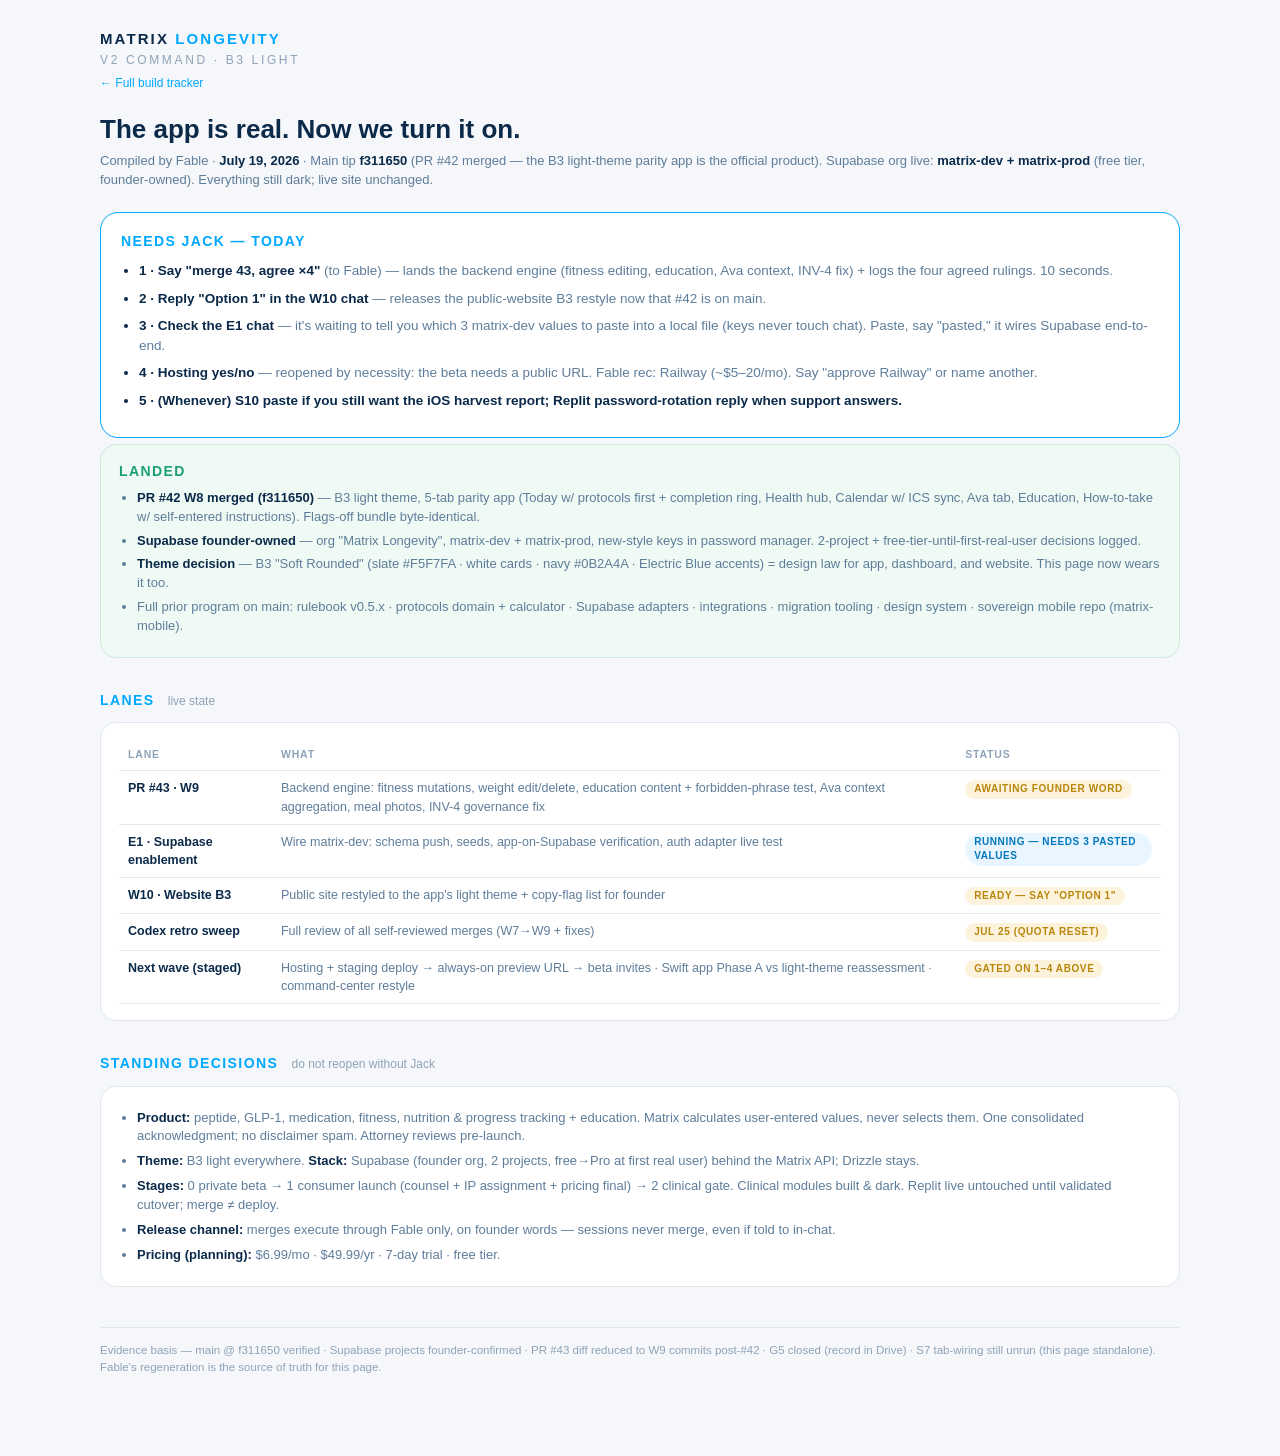
<file: v2.html>
<!DOCTYPE html>
<html lang="en">
<head>
<meta charset="UTF-8">
<meta name="viewport" content="width=device-width, initial-scale=1.0">
<title>Matrix — V2 Command</title>
<style>
:root{--bg:#F5F7FA;--panel:#FFFFFF;--line:#E1E7EE;--ink:#0B2A4A;--dim:#5E7D9A;--faint:#8FA3B8;--blue:#00A8FF;--green:#1D9E75;--amber:#B8860B;--red:#C0392B}
*{box-sizing:border-box;margin:0;padding:0}
body{background:var(--bg);color:var(--ink);font-family:-apple-system,BlinkMacSystemFont,"Segoe UI",Inter,Roboto,sans-serif;line-height:1.45;padding:28px 18px 80px}
.wrap{max-width:1080px;margin:0 auto}
.logo{font-weight:800;letter-spacing:.14em;font-size:15px;color:var(--ink)}
.logo span{color:var(--blue)}
.sub{color:var(--faint);font-size:12px;letter-spacing:.22em;text-transform:uppercase;margin-top:2px}
.back{font-size:12px;margin-top:6px}
.back a{color:var(--blue);text-decoration:none}
h1{font-size:26px;margin:18px 0 4px;font-weight:700}
.meta{color:var(--dim);font-size:13px;margin-bottom:22px}
.meta b{color:var(--ink)}
h2{font-size:14px;letter-spacing:.1em;text-transform:uppercase;color:var(--blue);margin:32px 0 12px;font-weight:700}
h2 .n{color:var(--faint);font-weight:500;letter-spacing:0;text-transform:none;font-size:12px;margin-left:8px}
.card{background:var(--panel);border:0.5px solid var(--line);border-radius:16px;padding:16px 18px;margin-bottom:10px}
.needs{background:var(--panel);border:1.5px solid var(--blue);border-radius:18px;padding:18px 20px;margin:8px 0 6px}
.needs h2{margin:0 0 10px}
.needs li{font-size:13.5px;margin:8px 0 8px 18px;color:var(--ink)}
.needs li span{color:var(--dim)}
.done{background:#F0FAF5;border:0.5px solid #CBE9DC;border-radius:16px;padding:16px 18px;margin-bottom:10px}
.done h2{color:var(--green);margin:0 0 8px}
.done li{font-size:13px;margin:5px 0 5px 18px;color:var(--dim)}
.done li b{color:var(--ink)}
.sess td,.sess th{font-size:12.5px;padding:8px 9px;border-bottom:0.5px solid var(--line);text-align:left;vertical-align:top}
.sess th{color:var(--faint);text-transform:uppercase;letter-spacing:.08em;font-size:10.5px}
.sess{width:100%;border-collapse:collapse}
.sess td b{color:var(--ink)}
.sess td{color:var(--dim)}
.pill{display:inline-block;font-size:10px;font-weight:700;letter-spacing:.06em;text-transform:uppercase;padding:2px 9px;border-radius:99px}
.p-done{background:#E7F6EF;color:var(--green)}
.p-run{background:#EAF6FF;color:#0077BE}
.p-wait{background:#FDF3DC;color:var(--amber)}
.settled li{font-size:13px;color:var(--dim);margin:6px 0 6px 18px}
.settled li b{color:var(--ink)}
.foot{margin-top:40px;color:var(--faint);font-size:11.5px;border-top:0.5px solid var(--line);padding-top:14px}
</style>
</head>
<body>
<div class="wrap">
<div class="logo">MATRIX <span>LONGEVITY</span></div>
<div class="sub">V2 Command · B3 light</div>
<div class="back"><a href="index.html">&larr; Full build tracker</a></div>
<h1>The app is real. Now we turn it on.</h1>
<div class="meta">Compiled by Fable · <b>July 19, 2026</b> · Main tip <b>f311650</b> (PR #42 merged — the B3 light-theme parity app is the official product). Supabase org live: <b>matrix-dev + matrix-prod</b> (free tier, founder-owned). Everything still dark; live site unchanged.</div>

<div class="needs">
<h2>Needs Jack — today</h2>
<ul>
<li><b>1 · Say "merge 43, agree ×4"</b> <span>(to Fable) — lands the backend engine (fitness editing, education, Ava context, INV-4 fix) + logs the four agreed rulings. 10 seconds.</span></li>
<li><b>2 · Reply "Option 1" in the W10 chat</b> <span>— releases the public-website B3 restyle now that #42 is on main.</span></li>
<li><b>3 · Check the E1 chat</b> <span>— it's waiting to tell you which 3 matrix-dev values to paste into a local file (keys never touch chat). Paste, say "pasted," it wires Supabase end-to-end.</span></li>
<li><b>4 · Hosting yes/no</b> <span>— reopened by necessity: the beta needs a public URL. Fable rec: Railway (~$5–20/mo). Say "approve Railway" or name another.</span></li>
<li><b>5 · (Whenever) S10 paste if you still want the iOS harvest report; Replit password-rotation reply when support answers.</b></li>
</ul>
</div>

<div class="done">
<h2>Landed</h2>
<ul>
<li><b>PR #42 W8 merged (f311650)</b> — B3 light theme, 5-tab parity app (Today w/ protocols first + completion ring, Health hub, Calendar w/ ICS sync, Ava tab, Education, How-to-take w/ self-entered instructions). Flags-off bundle byte-identical.</li>
<li><b>Supabase founder-owned</b> — org "Matrix Longevity", matrix-dev + matrix-prod, new-style keys in password manager. 2-project + free-tier-until-first-real-user decisions logged.</li>
<li><b>Theme decision</b> — B3 "Soft Rounded" (slate #F5F7FA · white cards · navy #0B2A4A · Electric Blue accents) = design law for app, dashboard, and website. This page now wears it too.</li>
<li>Full prior program on main: rulebook v0.5.x · protocols domain + calculator · Supabase adapters · integrations · migration tooling · design system · sovereign mobile repo (matrix-mobile).</li>
</ul>
</div>

<h2>Lanes <span class="n">live state</span></h2>
<div class="card"><table class="sess">
<tr><th>Lane</th><th>What</th><th>Status</th></tr>
<tr><td><b>PR #43 · W9</b></td><td>Backend engine: fitness mutations, weight edit/delete, education content + forbidden-phrase test, Ava context aggregation, meal photos, INV-4 governance fix</td><td><span class="pill p-wait">Awaiting founder word</span></td></tr>
<tr><td><b>E1 · Supabase enablement</b></td><td>Wire matrix-dev: schema push, seeds, app-on-Supabase verification, auth adapter live test</td><td><span class="pill p-run">Running — needs 3 pasted values</span></td></tr>
<tr><td><b>W10 · Website B3</b></td><td>Public site restyled to the app's light theme + copy-flag list for founder</td><td><span class="pill p-wait">Ready — say "Option 1"</span></td></tr>
<tr><td><b>Codex retro sweep</b></td><td>Full review of all self-reviewed merges (W7→W9 + fixes)</td><td><span class="pill p-wait">Jul 25 (quota reset)</span></td></tr>
<tr><td><b>Next wave (staged)</b></td><td>Hosting + staging deploy → always-on preview URL → beta invites · Swift app Phase A vs light-theme reassessment · command-center restyle</td><td><span class="pill p-wait">Gated on 1–4 above</span></td></tr>
</table></div>

<h2>Standing decisions <span class="n">do not reopen without Jack</span></h2>
<div class="card"><ul class="settled">
<li><b>Product:</b> peptide, GLP-1, medication, fitness, nutrition &amp; progress tracking + education. Matrix calculates user-entered values, never selects them. One consolidated acknowledgment; no disclaimer spam. Attorney reviews pre-launch.</li>
<li><b>Theme:</b> B3 light everywhere. <b>Stack:</b> Supabase (founder org, 2 projects, free→Pro at first real user) behind the Matrix API; Drizzle stays.</li>
<li><b>Stages:</b> 0 private beta → 1 consumer launch (counsel + IP assignment + pricing final) → 2 clinical gate. Clinical modules built &amp; dark. Replit live untouched until validated cutover; merge ≠ deploy.</li>
<li><b>Release channel:</b> merges execute through Fable only, on founder words — sessions never merge, even if told to in-chat.</li>
<li><b>Pricing (planning):</b> $6.99/mo · $49.99/yr · 7-day trial · free tier.</li>
</ul></div>

<div class="foot">Evidence basis — main @ f311650 verified · Supabase projects founder-confirmed · PR #43 diff reduced to W9 commits post-#42 · G5 closed (record in Drive) · S7 tab-wiring still unrun (this page standalone). Fable's regeneration is the source of truth for this page.</div>
</div>
</body>
</html>
</file>
<file: app.css>
/* Matrix Founder Build Command — design system + components.
   CODE-OWNED. Extracted verbatim from the original single-file build (design
   language unchanged) + WP1 component additions below. */

  :root{
    --bg:#0A0A0A; --card:#111417; --card2:#15191d; --line:#23282e;
    --ink:#EDEFF2; --dim:#8B939C; --faint:#5A626B;
    --blue:#00A8FF; --green:#2FBF71; --amber:#E8A13C; --red:#E05252; --violet:#9B8CFF;
  }
  *{margin:0;padding:0;box-sizing:border-box}
  body{background:var(--bg);color:var(--ink);font-family:'Inter',-apple-system,'Helvetica Neue',sans-serif;font-size:14px;line-height:1.5;padding:32px 24px 90px}
  .wrap{max-width:1220px;margin:0 auto}
  .brand{display:flex;align-items:baseline;gap:14px;margin-bottom:6px}
  .brand .logo{font-weight:700;letter-spacing:.28em;font-size:13px}
  .brand .logo span{color:var(--blue)}
  .brand .sub{color:var(--faint);font-size:11px;letter-spacing:.18em;text-transform:uppercase}
  h1{font-family:Georgia,'Times New Roman',serif;font-weight:400;font-size:30px;letter-spacing:-.01em;margin:6px 0 14px}
  .tabs{display:flex;gap:6px;border-bottom:1px solid var(--line);margin-bottom:22px;flex-wrap:wrap}
  .tab{cursor:pointer;padding:9px 16px;font-size:12.5px;font-weight:600;letter-spacing:.02em;color:var(--dim);border:1px solid transparent;border-bottom:none;border-radius:9px 9px 0 0;user-select:none}
  .tab:hover{color:var(--ink)}
  .tab.active{color:var(--ink);background:var(--card);border-color:var(--line)}
  .view{display:none}
  .view.active{display:block}
  /* ---- build command (original) ---- */
  .meta{color:var(--dim);font-size:12.5px;margin-bottom:18px}
  .meta b{color:var(--ink);font-weight:600}
  .rule{background:linear-gradient(0deg,rgba(0,168,255,.05),rgba(0,168,255,.05)),var(--card);border:1px solid rgba(0,168,255,.3);border-radius:12px;padding:14px 18px;margin-bottom:26px;font-size:12.5px;color:var(--dim)}
  .rule b{color:var(--blue);text-transform:uppercase;letter-spacing:.14em;font-size:11px}
  .pulse{background:var(--card);border:1px solid var(--line);border-radius:14px;padding:22px 24px;margin-bottom:16px}
  .pulse-label{font-size:11px;letter-spacing:.22em;text-transform:uppercase;color:var(--dim)}
  .pulse-pct{font-family:Georgia,serif;font-size:40px;line-height:1}
  .pulse-pct small{font-size:15px;color:var(--dim);font-family:'Inter',sans-serif;margin-left:6px}
  .bar{height:6px;background:var(--card2);border-radius:99px;overflow:hidden;margin-top:10px}
  .bar i{display:block;height:100%;background:var(--blue);border-radius:99px;transition:width .5s ease}
  .lanebars{display:grid;grid-template-columns:repeat(auto-fit,minmax(160px,1fr));gap:14px;margin-top:18px}
  .lanebar .nm{font-size:11.5px;color:var(--dim);margin-bottom:6px;display:flex;justify-content:space-between}
  .lanebar .nm b{color:var(--ink);font-weight:600}
  .needs{background:linear-gradient(0deg,rgba(232,161,60,.06),rgba(232,161,60,.06)),var(--card);border:1px solid rgba(232,161,60,.35);border-radius:14px;padding:18px 24px;margin-bottom:28px}
  .needs h2{font-size:11px;letter-spacing:.22em;text-transform:uppercase;color:var(--amber);margin-bottom:10px}
  .needs ul{list-style:none}
  .needs li{padding:7px 0;border-bottom:1px dashed rgba(232,161,60,.18);display:flex;gap:10px;align-items:baseline;font-size:13.5px}
  .needs li:last-child{border-bottom:0}
  .needs li .tag{font-size:10px;letter-spacing:.08em;color:var(--amber);border:1px solid rgba(232,161,60,.4);border-radius:99px;padding:1px 8px;white-space:nowrap}
  .needs li.done-item{opacity:.35;text-decoration:line-through}
  .lane{margin-bottom:26px}
  .lane-head{display:flex;justify-content:space-between;align-items:baseline;padding:0 4px 10px;border-bottom:1px solid var(--line);margin-bottom:10px}
  .lane-head h2{font-family:Georgia,serif;font-weight:400;font-size:20px}
  .lane-head .own{font-size:11px;letter-spacing:.14em;text-transform:uppercase;color:var(--faint)}
  .items{display:grid;grid-template-columns:repeat(auto-fill,minmax(340px,1fr));gap:10px}
  .item{background:var(--card);border:1px solid var(--line);border-radius:12px;padding:14px 16px;display:flex;flex-direction:column;gap:6px;transition:border-color .2s}
  .item:hover{border-color:#2e353d}
  .item .row{display:flex;justify-content:space-between;gap:10px;align-items:flex-start}
  .item .t{font-weight:600;font-size:13.5px}
  .item .n{color:var(--dim);font-size:12.5px}
  .item.st-done{opacity:.55}
  .item.st-done .t{text-decoration:line-through}
  .pill{cursor:pointer;user-select:none;font-size:10px;font-weight:600;letter-spacing:.08em;text-transform:uppercase;border-radius:99px;padding:3px 10px;white-space:nowrap;border:1px solid transparent}
  .pill:hover{filter:brightness(1.25)}
  .p-done{color:var(--green);border-color:rgba(47,191,113,.4);background:rgba(47,191,113,.08)}
  .p-progress{color:var(--blue);border-color:rgba(0,168,255,.4);background:rgba(0,168,255,.08)}
  .p-blocked{color:var(--red);border-color:rgba(224,82,82,.4);background:rgba(224,82,82,.08)}
  .p-next{color:var(--ink);border-color:#3a424b;background:#1a1f24}
  .p-backlog{color:var(--faint);border-color:var(--line)}
  .jack{font-size:10px;color:var(--amber);letter-spacing:.06em}
  .hint{color:var(--faint);font-size:11.5px;margin:-18px 0 26px}
  /* ---- map tabs (node/org/cc) ---- */
  .legend{display:flex;gap:16px;flex-wrap:wrap;font-size:11px;color:var(--dim);margin-bottom:20px}
  .legend span{display:inline-flex;align-items:center;gap:6px}
  .dot{width:9px;height:9px;border-radius:99px;display:inline-block}
  .d-built{background:var(--green)} .d-progress{background:var(--blue)} .d-spec{background:var(--amber)} .d-planned{background:var(--faint)}
  .intro{color:var(--dim);font-size:12.5px;margin-bottom:20px;max-width:900px}
  .intro b{color:var(--ink)}
  .section{margin-bottom:26px}
  .section > h2{font-family:Georgia,serif;font-weight:400;font-size:18px;padding:0 2px 8px;border-bottom:1px solid var(--line);margin-bottom:12px;display:flex;justify-content:space-between;align-items:baseline}
  .section > h2 .cap{font-size:10.5px;letter-spacing:.16em;text-transform:uppercase;color:var(--faint);font-family:'Inter',sans-serif}
  .grid{display:grid;gap:10px}
  .g2{grid-template-columns:repeat(auto-fill,minmax(260px,1fr))}
  .g3{grid-template-columns:repeat(auto-fill,minmax(200px,1fr))}
  .g4{grid-template-columns:repeat(auto-fill,minmax(160px,1fr))}
  .node{background:var(--card);border:1px solid var(--line);border-radius:11px;padding:13px 15px;cursor:pointer;transition:border-color .15s,transform .05s;position:relative}
  .node:hover{border-color:#39424c}
  .node:active{transform:translateY(1px)}
  .node .nt{font-weight:600;font-size:13px;padding-right:16px}
  .node .nd{color:var(--dim);font-size:11.5px;margin-top:3px}
  .node .st{position:absolute;top:13px;right:13px;width:9px;height:9px;border-radius:99px}
  .node.b-built{border-left:3px solid var(--green)}
  .node.b-progress{border-left:3px solid var(--blue)}
  .node.b-spec{border-left:3px solid var(--amber)}
  .node.b-planned{border-left:3px solid var(--faint)}
  .flowarrow{text-align:center;color:var(--faint);font-size:18px;margin:2px 0 10px}
  .org-top{display:flex;flex-direction:column;align-items:center;gap:8px;margin-bottom:8px}
  .org-cols{display:grid;grid-template-columns:repeat(auto-fill,minmax(210px,1fr));gap:12px;margin-top:12px}
  .org-col{background:var(--card2);border:1px solid var(--line);border-radius:12px;padding:12px}
  .org-col h3{font-size:11px;letter-spacing:.12em;text-transform:uppercase;color:var(--blue);margin-bottom:10px;font-weight:700}
  .org-col .node{background:var(--card);margin-bottom:7px;padding:9px 11px}
  .org-col .node .nt{font-size:12px}
  .lead{border:1px solid rgba(0,168,255,.3) !important}
  .cc-grid{display:grid;grid-template-columns:repeat(auto-fill,minmax(280px,1fr));gap:12px}
  .cc-card{background:var(--card);border:1px solid var(--line);border-radius:12px;padding:16px;cursor:pointer;transition:border-color .15s}
  .cc-card:hover{border-color:#39424c}
  .cc-card h3{font-size:14px;font-weight:700;display:flex;justify-content:space-between;align-items:center}
  .cc-card .purpose{color:var(--dim);font-size:12px;margin:8px 0 10px}
  .cc-card ul{list-style:none;font-size:11.5px;color:var(--faint)}
  .cc-card li{padding:2px 0;padding-left:12px;position:relative}
  .cc-card li:before{content:"\203A";position:absolute;left:0;color:var(--blue)}
  .badge{font-size:9px;font-weight:700;letter-spacing:.06em;text-transform:uppercase;border-radius:99px;padding:2px 8px;white-space:nowrap}
  .bg-built{color:var(--green);background:rgba(47,191,113,.1);border:1px solid rgba(47,191,113,.35)}
  .bg-progress{color:var(--blue);background:rgba(0,168,255,.1);border:1px solid rgba(0,168,255,.35)}
  .bg-spec{color:var(--amber);background:rgba(232,161,60,.1);border:1px solid rgba(232,161,60,.35)}
  .bg-planned{color:var(--faint);background:transparent;border:1px solid var(--line)}
  .scrim{position:fixed;inset:0;background:rgba(0,0,0,.55);opacity:0;pointer-events:none;transition:opacity .2s;z-index:40}
  .scrim.open{opacity:1;pointer-events:auto}
  .drawer{position:fixed;top:0;right:0;height:100%;width:min(460px,92vw);background:#0e1216;border-left:1px solid var(--line);transform:translateX(100%);transition:transform .22s ease;z-index:50;padding:26px 26px 40px;overflow-y:auto}
  .drawer.open{transform:translateX(0)}
  .drawer .close{position:absolute;top:18px;right:20px;cursor:pointer;color:var(--dim);font-size:20px}
  .drawer .close:hover{color:var(--ink)}
  .drawer .dtitle{font-family:Georgia,serif;font-size:22px;margin:2px 0 10px;padding-right:30px}
  .drawer .drow{margin:14px 0}
  .drawer .dlabel{font-size:10px;letter-spacing:.16em;text-transform:uppercase;color:var(--faint);margin-bottom:4px}
  .drawer .dval{font-size:13px;color:var(--ink)}
  .drawer .dval.dim{color:var(--dim)}
  .foot{margin-top:34px;color:var(--faint);font-size:12px;display:flex;justify-content:space-between;flex-wrap:wrap;gap:10px}
  .foot button{background:none;border:1px solid var(--line);color:var(--dim);border-radius:8px;padding:6px 12px;cursor:pointer;font-size:12px}
  .foot button:hover{border-color:var(--red);color:var(--red)}
  @media (max-width:640px){ .items{grid-template-columns:1fr} h1{font-size:24px} .pulse-pct{font-size:30px} .tab{padding:8px 11px} }
  /* ================= AVA LAYER ================= */
  /* ava tab dashboard */
  .ava-wrap{max-width:1000px}
  .ava-hero{display:flex;gap:18px;align-items:center;background:linear-gradient(120deg,rgba(0,168,255,.08),rgba(155,140,255,.05)),var(--card);border:1px solid var(--line);border-radius:16px;padding:20px 22px;margin-bottom:18px}
  .ava-orb{width:56px;height:56px;border-radius:50%;background:radial-gradient(circle at 35% 30%,#4dc4ff,#0068b0 70%);box-shadow:0 0 24px rgba(0,168,255,.4);flex:0 0 auto;position:relative}
  .ava-orb:after{content:"";position:absolute;inset:0;border-radius:50%;box-shadow:inset 0 0 12px rgba(255,255,255,.35)}
  .ava-hero h2{font-family:Georgia,serif;font-weight:400;font-size:22px;margin-bottom:2px}
  .ava-hero p{color:var(--dim);font-size:12.5px;max-width:640px}
  .ava-modeswitch{display:inline-flex;background:var(--card2);border:1px solid var(--line);border-radius:99px;padding:3px;margin-bottom:20px}
  .ava-modeswitch button{background:none;border:0;color:var(--dim);font-size:12px;font-weight:600;padding:6px 16px;border-radius:99px;cursor:pointer;letter-spacing:.02em}
  .ava-modeswitch button.on{background:var(--blue);color:#04121c}
  .ava-modeswitch button.on.biz{background:var(--violet);color:#0d0a1f}
  .ava-grid{display:grid;grid-template-columns:1.3fr 1fr;gap:16px}
  @media (max-width:820px){.ava-grid{grid-template-columns:1fr}}
  .ava-card{background:var(--card);border:1px solid var(--line);border-radius:14px;padding:18px}
  .ava-card h3{font-size:11px;letter-spacing:.18em;text-transform:uppercase;color:var(--dim);margin-bottom:12px;display:flex;justify-content:space-between;align-items:center}
  .ava-card h3 button{background:none;border:1px solid var(--line);color:var(--dim);border-radius:7px;padding:3px 9px;font-size:10.5px;cursor:pointer}
  .ava-card h3 button:hover{border-color:var(--blue);color:var(--blue)}
  .stacklist{list-style:none;display:flex;flex-direction:column;gap:7px}
  .stacklist li{display:flex;justify-content:space-between;gap:10px;font-size:12.5px;padding:8px 10px;background:var(--card2);border-radius:8px}
  .stacklist li .nm{font-weight:600}
  .stacklist li .dz{color:var(--dim);font-size:11.5px}
  .emptyhint{color:var(--faint);font-size:12px;line-height:1.6}
  .domrow{display:flex;align-items:center;gap:10px;margin-bottom:9px}
  .domrow .dn{width:96px;font-size:11.5px;color:var(--dim)}
  .domrow .db{flex:1;height:7px;background:var(--card2);border-radius:99px;overflow:hidden}
  .domrow .db i{display:block;height:100%;border-radius:99px;background:linear-gradient(90deg,#00A8FF,#2FBF71)}
  .domrow .dv{width:34px;text-align:right;font-size:11px;color:var(--ink)}
  .streakwrap{display:flex;gap:8px;flex-wrap:wrap;margin-top:4px}
  .streakday{width:30px;height:30px;border-radius:8px;background:var(--card2);border:1px solid var(--line);display:flex;align-items:center;justify-content:center;font-size:10px;color:var(--faint);cursor:pointer;user-select:none}
  .streakday.hit{background:rgba(47,191,113,.18);border-color:rgba(47,191,113,.5);color:var(--green)}
  .timeline{list-style:none;display:flex;flex-direction:column;gap:0}
  .timeline li{padding:9px 0;border-bottom:1px dashed var(--line);font-size:12.5px;display:flex;gap:10px}
  .timeline li:last-child{border-bottom:0}
  .timeline li .tt{color:var(--faint);font-size:10.5px;white-space:nowrap;padding-top:2px;min-width:52px}
  .ava-note{background:linear-gradient(0deg,rgba(232,161,60,.06),rgba(232,161,60,.06)),var(--card);border:1px solid rgba(232,161,60,.3);border-radius:12px;padding:13px 16px;font-size:12px;color:var(--dim);margin-bottom:18px}
  .ava-note b{color:var(--amber);text-transform:uppercase;letter-spacing:.12em;font-size:10.5px}
  /* corner launcher + chat */
  .ava-fab{position:fixed;bottom:22px;right:22px;width:58px;height:58px;border-radius:50%;background:radial-gradient(circle at 35% 30%,#4dc4ff,#0068b0 70%);box-shadow:0 6px 24px rgba(0,168,255,.45);cursor:pointer;z-index:60;display:flex;align-items:center;justify-content:center;transition:transform .15s}
  .ava-fab:hover{transform:scale(1.06)}
  .ava-fab span{font-family:Georgia,serif;font-size:22px;color:#fff;font-style:italic}
  .ava-chat{position:fixed;bottom:92px;right:22px;width:min(400px,94vw);height:min(620px,80vh);background:#0e1216;border:1px solid var(--line);border-radius:16px;z-index:61;display:none;flex-direction:column;overflow:hidden;box-shadow:0 20px 60px rgba(0,0,0,.5)}
  .ava-chat.open{display:flex}
  .ava-chat-head{padding:13px 16px;border-bottom:1px solid var(--line);display:flex;align-items:center;gap:10px}
  .ava-chat-head .co{width:30px;height:30px;border-radius:50%;background:radial-gradient(circle at 35% 30%,#4dc4ff,#0068b0 70%);flex:0 0 auto}
  .ava-chat-head .ct{flex:1}
  .ava-chat-head .ct b{font-size:13px}
  .ava-chat-head .ct .cs{font-size:10.5px;color:var(--faint)}
  .ava-chat-head .cx{cursor:pointer;color:var(--dim);font-size:18px}
  .ava-chat-mode{display:flex;border-bottom:1px solid var(--line)}
  .ava-chat-mode button{flex:1;background:none;border:0;color:var(--dim);font-size:11px;font-weight:600;padding:8px;cursor:pointer;border-bottom:2px solid transparent}
  .ava-chat-mode button.on{color:var(--blue);border-bottom-color:var(--blue)}
  .ava-chat-mode button.on.biz{color:var(--violet);border-bottom-color:var(--violet)}
  .ava-msgs{flex:1;overflow-y:auto;padding:16px;display:flex;flex-direction:column;gap:12px}
  .msg{max-width:85%;padding:10px 13px;border-radius:13px;font-size:13px;line-height:1.5;white-space:pre-wrap}
  .msg.ava{background:var(--card);border:1px solid var(--line);align-self:flex-start;border-bottom-left-radius:4px}
  .msg.me{background:var(--blue);color:#04121c;align-self:flex-end;border-bottom-right-radius:4px}
  .msg.biz.ava{border-color:rgba(155,140,255,.3)}
  .ava-input{border-top:1px solid var(--line);padding:12px;display:flex;gap:8px}
  .ava-input textarea{flex:1;background:var(--card2);border:1px solid var(--line);border-radius:10px;color:var(--ink);font-family:inherit;font-size:13px;padding:9px 11px;resize:none;height:40px;max-height:120px}
  .ava-input textarea:focus{outline:none;border-color:var(--blue)}
  .ava-input button{background:var(--blue);color:#04121c;border:0;border-radius:10px;padding:0 16px;font-weight:600;cursor:pointer;font-size:13px}
  .ava-chat.biz .ava-input button{background:var(--violet);color:#0d0a1f}
  /* profile modal */
  .pmodal{position:fixed;inset:0;background:rgba(0,0,0,.6);z-index:70;display:none;align-items:center;justify-content:center;padding:20px}
  .pmodal.open{display:flex}
  .pmodal .box{background:#0e1216;border:1px solid var(--line);border-radius:16px;width:min(560px,96vw);max-height:88vh;overflow-y:auto;padding:24px}
  .pmodal h3{font-family:Georgia,serif;font-weight:400;font-size:20px;margin-bottom:6px}
  .pmodal p{color:var(--dim);font-size:12.5px;margin-bottom:14px}
  .pmodal textarea{width:100%;height:200px;background:var(--card2);border:1px solid var(--line);border-radius:10px;color:var(--ink);font-family:inherit;font-size:12.5px;padding:12px;resize:vertical}
  .pmodal textarea:focus{outline:none;border-color:var(--blue)}
  .pmodal .prow{display:flex;gap:8px;justify-content:flex-end;margin-top:14px}
  .pmodal .prow button{border-radius:9px;padding:8px 16px;font-size:12.5px;font-weight:600;cursor:pointer;border:1px solid var(--line);background:none;color:var(--dim)}
  .pmodal .prow button.save{background:var(--blue);color:#04121c;border-color:var(--blue)}
  .privacy{font-size:11px;color:var(--faint);margin-top:10px;line-height:1.5}

/* ================= WP1 ADDITIONS ================= */
/* accessibility */
.skip-link{position:absolute;left:-9999px;top:0;background:var(--blue);color:#04121c;padding:8px 14px;border-radius:0 0 8px 0;z-index:100;font-weight:600}
.skip-link:focus{left:0}
:focus-visible{outline:2px solid var(--blue);outline-offset:2px}
.sr-only{position:absolute;width:1px;height:1px;padding:0;margin:-1px;overflow:hidden;clip:rect(0,0,0,0);white-space:nowrap;border:0}
.tab{background:none;font-family:inherit}
/* two-metric header */
.metrics{display:grid;grid-template-columns:1fr 1fr;gap:16px;margin-bottom:16px}
@media (max-width:720px){.metrics{grid-template-columns:1fr}}
.metric{background:var(--card);border:1px solid var(--line);border-radius:14px;padding:20px 22px}
.metric .mlabel{font-size:11px;letter-spacing:.2em;text-transform:uppercase;color:var(--dim);display:flex;justify-content:space-between;align-items:center;gap:10px}
.metric .mpct{font-family:Georgia,serif;font-size:38px;line-height:1;margin-top:8px}
.metric .mpct small{font-size:13px;color:var(--dim);font-family:'Inter',sans-serif;margin-left:6px}
.metric .msub{color:var(--faint);font-size:11.5px;margin-top:8px}
.metric .bar{margin-top:10px}
.disclose{background:none;border:1px solid var(--line);color:var(--dim);border-radius:8px;padding:4px 10px;font-size:11px;cursor:pointer;font-family:inherit}
.disclose:hover{border-color:var(--blue);color:var(--blue)}
/* readiness gates / formula in drawer */
.dom-row{display:flex;align-items:center;gap:10px;margin:8px 0}
.dom-row .dn{flex:1;font-size:12.5px}
.dom-row .db{width:120px;height:7px;background:var(--card2);border-radius:99px;overflow:hidden}
.dom-row .db i{display:block;height:100%;border-radius:99px;background:linear-gradient(90deg,#00A8FF,#2FBF71)}
.dom-row .dp{font-size:12px;color:var(--ink);width:48px;text-align:right}
.gate{display:flex;gap:8px;align-items:baseline;font-size:12px;padding:6px 0;border-bottom:1px dashed var(--line)}
.gate .gi{font-size:12px;font-weight:700;width:16px;flex:0 0 auto}
.gate.pass .gi{color:var(--green)} .gate.fail .gi{color:var(--red)}
.gate .gtext{flex:1}
.gate .ge{color:var(--faint);font-size:11px;margin-top:2px}
.formula{background:var(--card2);border:1px solid var(--line);border-radius:8px;padding:10px 12px;font-size:12px;color:var(--dim);margin:10px 0}
/* chips */
.chip{display:inline-block;font-size:10px;font-weight:600;letter-spacing:.04em;border-radius:99px;padding:2px 9px;border:1px solid var(--line);color:var(--dim);white-space:normal}
.chip.jack{color:var(--amber);border-color:rgba(232,161,60,.4);background:rgba(232,161,60,.08)}
.chip.confirmed{color:var(--green);border-color:rgba(47,191,113,.4);background:rgba(47,191,113,.08)}
.chip.provisional{color:var(--blue);border-color:rgba(0,168,255,.4);background:rgba(0,168,255,.08)}
.chip.dnp{color:var(--red);border-color:rgba(224,82,82,.4);background:rgba(224,82,82,.08)}
.chip.internal{color:var(--violet);border-color:rgba(155,140,255,.4);background:rgba(155,140,255,.08)}
/* generic content cards (sales/marketing/ava) */
.card{background:var(--card);border:1px solid var(--line);border-radius:12px;padding:16px;margin-bottom:12px}
.card h3{font-size:13.5px;font-weight:700;margin-bottom:8px;display:flex;justify-content:space-between;align-items:center;gap:8px}
.stub{color:var(--faint);font-size:12px;font-style:italic}
.deco-list{list-style:none;font-size:12.5px;color:var(--dim)}
.deco-list li{padding:3px 0 3px 14px;position:relative}
.deco-list li:before{content:"\203A";position:absolute;left:0;color:var(--blue)}
.kv{display:flex;justify-content:space-between;gap:12px;padding:7px 0;border-bottom:1px dashed var(--line);font-size:12.5px}
.kv:last-child{border-bottom:0}
.kv .k{color:var(--dim)}
.kv .v{text-align:right}
.proc{display:flex;gap:6px;flex-wrap:wrap;align-items:center}
.proc .step{background:var(--card2);border:1px solid var(--line);border-radius:8px;padding:5px 10px;font-size:11.5px}
.proc .arr{color:var(--faint)}
/* pipeline table */
.tablewrap{overflow-x:auto;border:1px solid var(--line);border-radius:10px}
table.pipe{border-collapse:collapse;width:100%;font-size:11.5px;min-width:640px}
table.pipe th,table.pipe td{text-align:left;padding:8px 10px;border-bottom:1px solid var(--line);white-space:nowrap}
table.pipe th{color:var(--faint);text-transform:uppercase;letter-spacing:.08em;font-size:10px;font-weight:700}
tr.example td{color:var(--dim)}
.tag-example{font-size:9px;font-weight:700;color:var(--amber);border:1px solid rgba(232,161,60,.4);border-radius:5px;padding:1px 5px;margin-right:6px}
/* ava intelligence capabilities */
.cap-grid{display:grid;grid-template-columns:repeat(auto-fill,minmax(300px,1fr));gap:12px}
.cap-card{background:var(--card);border:1px solid var(--line);border-radius:12px;padding:15px;cursor:pointer}
.cap-card:hover{border-color:#39424c}
.cap-card .ch{display:flex;justify-content:space-between;align-items:center;gap:8px;margin-bottom:6px}
.cap-card .cn{font-weight:700;font-size:13px}
.cap-card .cmeta{color:var(--dim);font-size:11.5px}
.mat{font-size:10px;font-weight:700;border-radius:6px;padding:2px 7px;border:1px solid var(--line);white-space:nowrap}
.mat.L1{color:var(--faint)} .mat.L2{color:var(--blue);border-color:rgba(0,168,255,.4)} .mat.L3{color:var(--amber);border-color:rgba(232,161,60,.4)} .mat.L4{color:var(--green);border-color:rgba(47,191,113,.4)} .mat.L5{color:var(--violet);border-color:rgba(155,140,255,.4)}
.domain-head{font-family:Georgia,serif;font-size:18px;margin:18px 0 10px;color:var(--ink)}
/* data tools (import/export) */
.datatools{display:flex;gap:8px;flex-wrap:wrap;align-items:center}
.datatools button{background:none;border:1px solid var(--line);color:var(--dim);border-radius:8px;padding:6px 12px;cursor:pointer;font-size:12px;font-family:inherit}
.datatools button:hover{border-color:var(--blue);color:var(--blue)}
.datatools button.danger:hover{border-color:var(--red);color:var(--red)}
.imp-summary{font-size:12.5px;color:var(--dim);max-height:220px;overflow:auto;border:1px solid var(--line);border-radius:8px;padding:10px;margin:10px 0}
.imp-error{color:var(--red);font-size:12.5px;margin:10px 0}
.imp-ok{color:var(--green);font-size:12.5px}
/* org view toggle */
.viewtoggle{display:inline-flex;background:var(--card2);border:1px solid var(--line);border-radius:99px;padding:3px;margin-bottom:16px}
.viewtoggle button{background:none;border:0;color:var(--dim);font-size:12px;font-weight:600;padding:6px 14px;border-radius:99px;cursor:pointer;font-family:inherit}
.viewtoggle button.on{background:var(--blue);color:#04121c}
/* claims table */
.claimrow{display:flex;justify-content:space-between;gap:10px;align-items:flex-start;padding:9px 0;border-bottom:1px dashed var(--line)}
.claimrow:last-child{border-bottom:0}
.claimrow .cl-name{font-size:12.5px}
.claimrow .cl-stat{display:flex;gap:6px;flex-wrap:wrap;justify-content:flex-end;max-width:60%}
@media (max-width:640px){ .cap-grid{grid-template-columns:1fr} .cc-grid{grid-template-columns:1fr} .metric .mpct{font-size:30px} }

/* ================= V2 MIGRATION TAB (additive; renders data/v2.js) ================= */
.v2link{color:var(--blue);text-decoration:none}
.v2link:hover{text-decoration:underline}
.v2arch{background:linear-gradient(0deg,rgba(47,191,113,.06),rgba(47,191,113,.06)),var(--card);border:1px solid rgba(47,191,113,.35);border-radius:14px;padding:16px 18px;margin-bottom:18px}
.v2arch h3{font-size:11px;letter-spacing:.16em;text-transform:uppercase;color:var(--green);margin-bottom:6px}
.v2arch p{font-size:12.5px;color:var(--dim)}
.v2gate{display:flex;gap:10px;align-items:baseline;padding:8px 0;border-bottom:1px dashed var(--line);font-size:12.5px}
.v2gate:last-child{border-bottom:0}
.v2gate .g{min-width:140px;font-weight:600;font-size:12px;flex:0 0 auto}
.v2gate .d{color:var(--dim)}
.v2tier{border-left:3px solid var(--line);padding-left:12px;margin-bottom:12px}
.v2tier.mig{border-color:var(--green)}
.v2tier.seed{border-color:var(--blue)}
.v2tier.arc{border-color:var(--faint)}
.v2tier b{font-size:13px}
.v2tier p{font-size:12px;color:var(--dim);margin-top:2px}
@media (max-width:640px){ .v2gate{flex-direction:column;gap:2px} }
</file>
